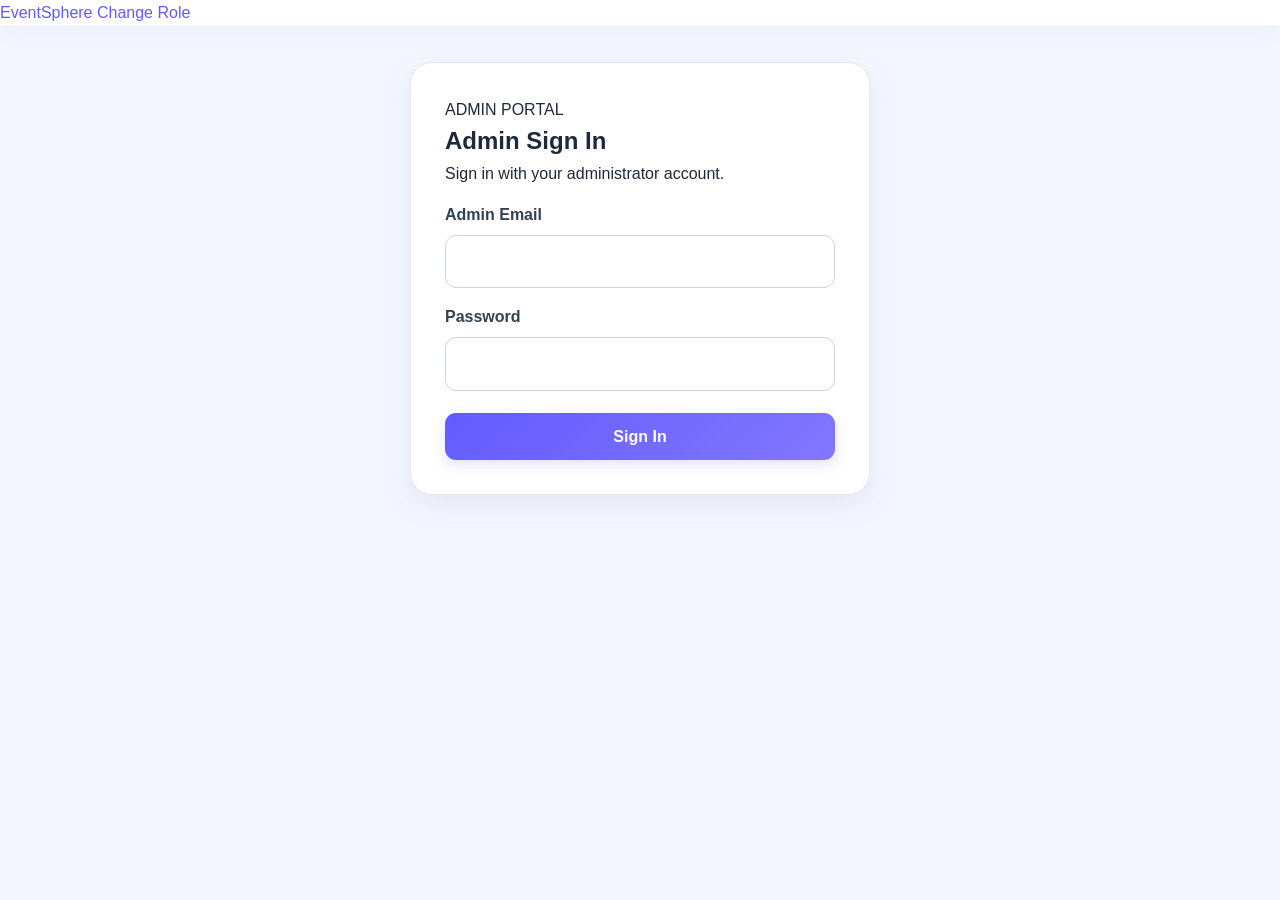
<file: src/main/resources/static/pages/admin-dashboard.html>
<!DOCTYPE html>
<html lang="en">
<head>
    <meta charset="UTF-8">
    <meta name="viewport" content="width=device-width, initial-scale=1.0">
    <title>Admin Dashboard | EventSphere</title>

    <link rel="stylesheet" href="../css/admin-dashboard.css">
    <script src="../js/admin-dashboard.js" defer></script>
</head>

<body>

<aside class="sidebar">

    <a class="brand" href="../index.html">
        <span class="brand-icon">✦</span>
        EventSphere
    </a>

    <p class="nav-label">ADMIN WORKSPACE</p>

    <nav>
        <button class="nav-link active" data-section="overview">
            ▦ &nbsp; Dashboard
        </button>

        <button class="nav-link" data-section="users">
            ♙ &nbsp; Manage Users
        </button>

        <button class="nav-link" data-section="organizers">
            ♧ &nbsp; Manage Organizers
        </button>

        <button class="nav-link" data-section="events">
            ✧ &nbsp; All Events
        </button>
    </nav>

    <div class="sidebar-bottom">
        <div class="help-card">
            <span>✦</span>
            <strong>Manage your platform.</strong>
            <p>Keep EventSphere organized and running smoothly.</p>
        </div>

        <button id="logoutButton" class="logout-button">
            ↪ &nbsp; Logout
        </button>
    </div>

</aside>


<main class="main-content">

    <header class="topbar">
        <div>
            <span class="eyebrow">EVENTSPHERE CONTROL CENTER</span>
            <h1 id="pageTitle">Dashboard Overview</h1>
        </div>

        <div class="profile">
            <div class="avatar" id="adminAvatar">A</div>

            <div>
                <strong id="adminName">Admin</strong>
                <small id="adminEmail">Administrator</small>
            </div>
        </div>
    </header>


    <div id="message" class="message hidden" role="status"
         aria-live="polite"></div>


    <!-- OVERVIEW -->
    <section id="overview" class="content-section active">

        <section class="welcome-banner">

            <div class="welcome-copy">
                <span class="welcome-tag">YOUR PLATFORM, YOUR CONTROL</span>

                <h2>
                    Welcome back,<br>
                    <span id="welcomeAdminName">Admin</span> ✨
                </h2>

                <p>
                    Monitor your platform, manage users and organizers,
                    and keep track of every event from one place.
                </p>

                <div class="welcome-actions">

                    <button class="primary-button"
                            type="button"
                            data-section-link="users">
                        Manage Users <span>→</span>
                    </button>

                    <button class="primary-button"
                            type="button"
                            data-section-link="organizers">
                        Manage Organizers <span>→</span>
                    </button>

                    <button class="primary-button"
                            type="button"
                            data-section-link="events">
                        Manage Events <span>→</span>
                    </button>

                </div>
            </div>

            <div class="welcome-art" aria-hidden="true">
                <div class="orbit orbit-one"></div>
                <div class="orbit orbit-two"></div>
                <div class="art-star">✦</div>
                <div class="art-circle">ADMIN<br>CONTROL</div>
                <span class="floating-star star-one">✧</span>
                <span class="floating-star star-two">✦</span>
            </div>

        </section>


        <section class="stats-grid">

            <article class="stat-card">
                <div class="stat-icon purple">♙</div>
                <div>
                    <p>Total Users</p>
                    <h3 id="totalUsers">—</h3>
                </div>
            </article>

            <article class="stat-card">
                <div class="stat-icon cyan">♧</div>
                <div>
                    <p>Total Organizers</p>
                    <h3 id="totalOrganizers">—</h3>
                </div>
            </article>

            <article class="stat-card">
                <div class="stat-icon pink">✧</div>
                <div>
                    <p>Total Events</p>
                    <h3 id="totalEvents">—</h3>
                </div>
            </article>

        </section>


        <section class="content-section overview-info">

            <div class="section-heading">
                <div>
                    <span class="eyebrow">PLATFORM MANAGEMENT</span>
                    <h2>Admin Control Center</h2>
                </div>
            </div>

            <div class="panel welcome-content">
                <h3>Everything in one place.</h3>
                <p>
                    Manage registered users, monitor organizer accounts,
                    and view all events available on EventSphere.
                    Use the sidebar to access each management section.
                </p>
            </div>

        </section>

    </section>


    <!-- USERS -->
    <section id="users" class="content-section">

        <div class="section-heading">
            <div>
                <span class="eyebrow">COMMUNITY MANAGEMENT</span>
                <h2>User Management</h2>
            </div>

            <button class="secondary-button" id="refreshUsers">
                ↻ Refresh
            </button>
        </div>

        <div class="panel">
            <div class="panel-heading">
                <div>
                    <h2>Registered Users</h2>
                    <p>View users and manage their account status.</p>
                </div>
            </div>

            <div class="table-wrapper">
                <table>
                    <thead>
                    <tr>
                        <th>ID</th>
                        <th>Name</th>
                        <th>Email</th>
                        <th>Phone</th>
                        <th>Status</th>
                        <th>Action</th>
                    </tr>
                    </thead>

                    <tbody id="usersTable">
                    <tr>
                        <td colspan="6">Loading users...</td>
                    </tr>
                    </tbody>
                </table>
            </div>
        </div>

    </section>


    <!-- ORGANIZERS -->
    <section id="organizers" class="content-section">

        <div class="section-heading">
            <div>
                <span class="eyebrow">ORGANIZER MANAGEMENT</span>
                <h2>Manage Organizers</h2>
            </div>

            <button class="secondary-button" id="refreshOrganizers">
                ↻ Refresh
            </button>
        </div>

        <div class="panel">
            <div class="panel-heading">
                <div>
                    <h2>Registered Organizers</h2>
                    <p>View, block or unblock organizer accounts.</p>
                </div>
            </div>

            <div class="table-wrapper">
                <table>
                    <thead>
                    <tr>
                        <th>ID</th>
                        <th>Name</th>
                        <th>Email</th>
                        <th>Status</th>
                        <th>Action</th>
                    </tr>
                    </thead>

                    <tbody id="organizersTable">
                    <tr>
                        <td colspan="5">Loading organizers...</td>
                    </tr>
                    </tbody>
                </table>
            </div>
        </div>

    </section>


    <!-- EVENTS -->
    <section id="events" class="content-section">

        <div class="section-heading">
            <div>
                <span class="eyebrow">EVENTSPHERE ACTIVITIES</span>
                <h2>All Events</h2>
            </div>

            <button class="secondary-button" id="refreshEvents">
                ↻ Refresh
            </button>
        </div>

        <div class="panel">
            <div class="panel-heading">
                <div>
                    <h2>Platform Events</h2>
                    <p>View all events created on EventSphere.</p>
                </div>
            </div>

            <div class="table-wrapper">
                <table>
                    <thead>
                    <tr>
                        <th>ID</th>
                        <th>Event</th>
                        <th>Location</th>
                        <th>Date &amp; Time</th>
                        <th>Capacity</th>
                        <th>Status</th>
                    </tr>
                    </thead>

                    <tbody id="eventsTable">
                    <tr>
                        <td colspan="6">Loading events...</td>
                    </tr>
                    </tbody>
                </table>
            </div>
        </div>

    </section>


    <footer>
        <span>✦ EventSphere</span>
        <span>Discover. Connect. Experience.</span>
    </footer>

</main>

</body>
</html>
</file>
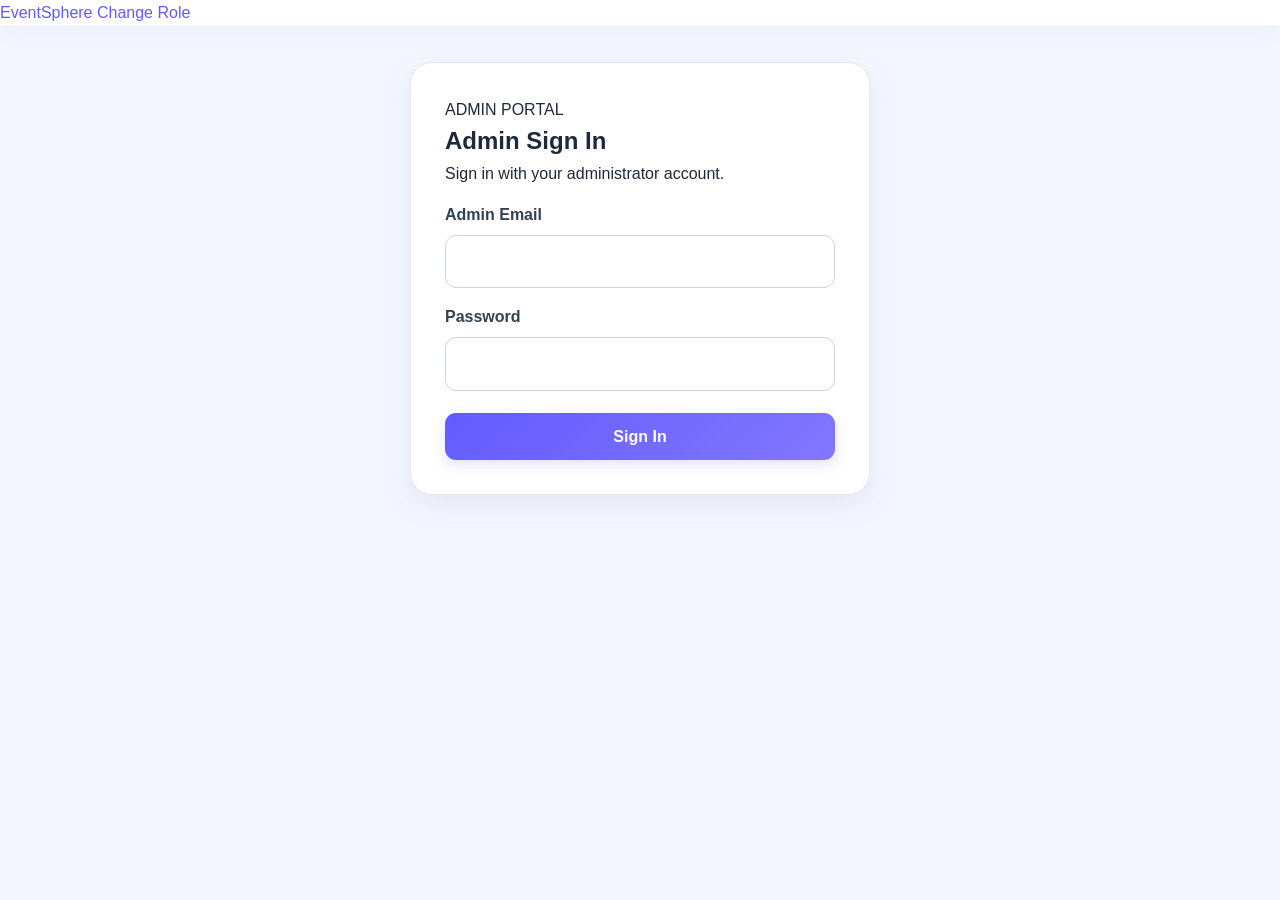
<file: src/main/resources/static/pages/admin-login.html>
<!DOCTYPE html>
<html lang="en">
<head>
    <meta charset="UTF-8">
    <meta name="viewport" content="width=device-width, initial-scale=1.0">
    <title>Admin Login | EventSphere</title>
    <link rel="stylesheet" href="../css/style.css">
</head>
<body class="auth-page">
<header class="navbar">
    <a class="brand" href="../index.html">Event<span>Sphere</span></a>
    <a class="nav-link" href="role-selection.html">Change Role</a>
</header>

<main class="auth-container">
    <section class="auth-card">
        <p class="eyebrow">ADMIN PORTAL</p>
        <h1>Admin Sign In</h1>
        <p class="subtitle">Sign in with your administrator account.</p>

        <div id="message" class="message" role="alert" hidden></div>

        <form id="adminLoginForm">
            <label for="email">Admin Email</label>
            <input type="email" id="email" autocomplete="username" required>

            <label for="password">Password</label>
            <input type="password" id="password"
                   autocomplete="current-password" required>

            <button type="submit" id="loginButton" class="primary-button">
                Sign In
            </button>
        </form>
    </section>
</main>

<script src="../js/admin-login.js"></script>
</body>
</html>
</file>
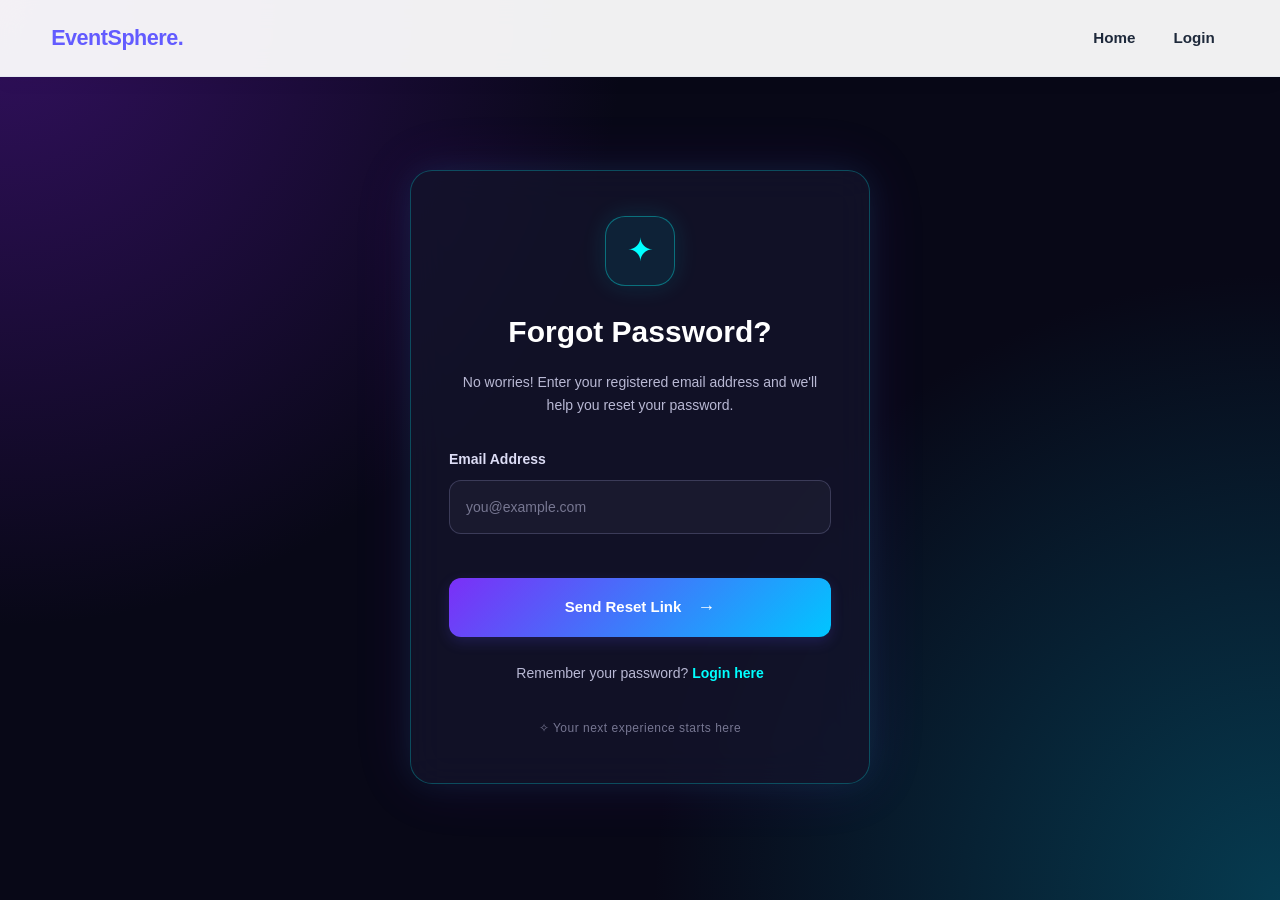
<file: src/main/resources/static/pages/forgot-password.html>
<!DOCTYPE html>
<html lang="en">
<head>
    <meta charset="UTF-8">
    <meta name="viewport" content="width=device-width, initial-scale=1.0">

    <title>Forgot Password | EventSphere</title>

    <link rel="stylesheet" href="../css/style.css">
    <link rel="stylesheet" href="../css/eventsphere-forgot-password.css">
</head>

<body class="forgot-password-page">

<header>
    <nav>
        <a href="../index.html" class="logo">
            EventSphere<span>.</span>
        </a>

        <div class="nav-links">
            <a href="../index.html">Home</a>
            <a href="login.html">Login</a>
        </div>
    </nav>
</header>

<main class="container">
    <section class="forgot-container">

        <div class="forgot-icon">✦</div>

        <h1>Forgot Password?</h1>

        <p class="subtitle">
            No worries! Enter your registered email address
            and we'll help you reset your password.
        </p>

        <div
                id="forgotMessage"
                class="message"
                role="status"
                aria-live="polite"
                hidden>
        </div>

        <form id="forgotPasswordForm">

            <label for="userEmail">Email Address</label>

            <input
                    type="email"
                    id="userEmail"
                    name="userEmail"
                    placeholder="you@example.com"
                    autocomplete="email"
                    required>

            <button type="submit" id="resetButton">
                Send Reset Link <span>→</span>
            </button>

        </form>

        <p class="back-login">
            Remember your password?
            <a href="login.html">Login here</a>
        </p>

        <div class="forgot-footer">
            ✧ Your next experience starts here
        </div>

    </section>
</main>

<script src="../js/forgot-password.js"></script>

</body>
</html>
</file>
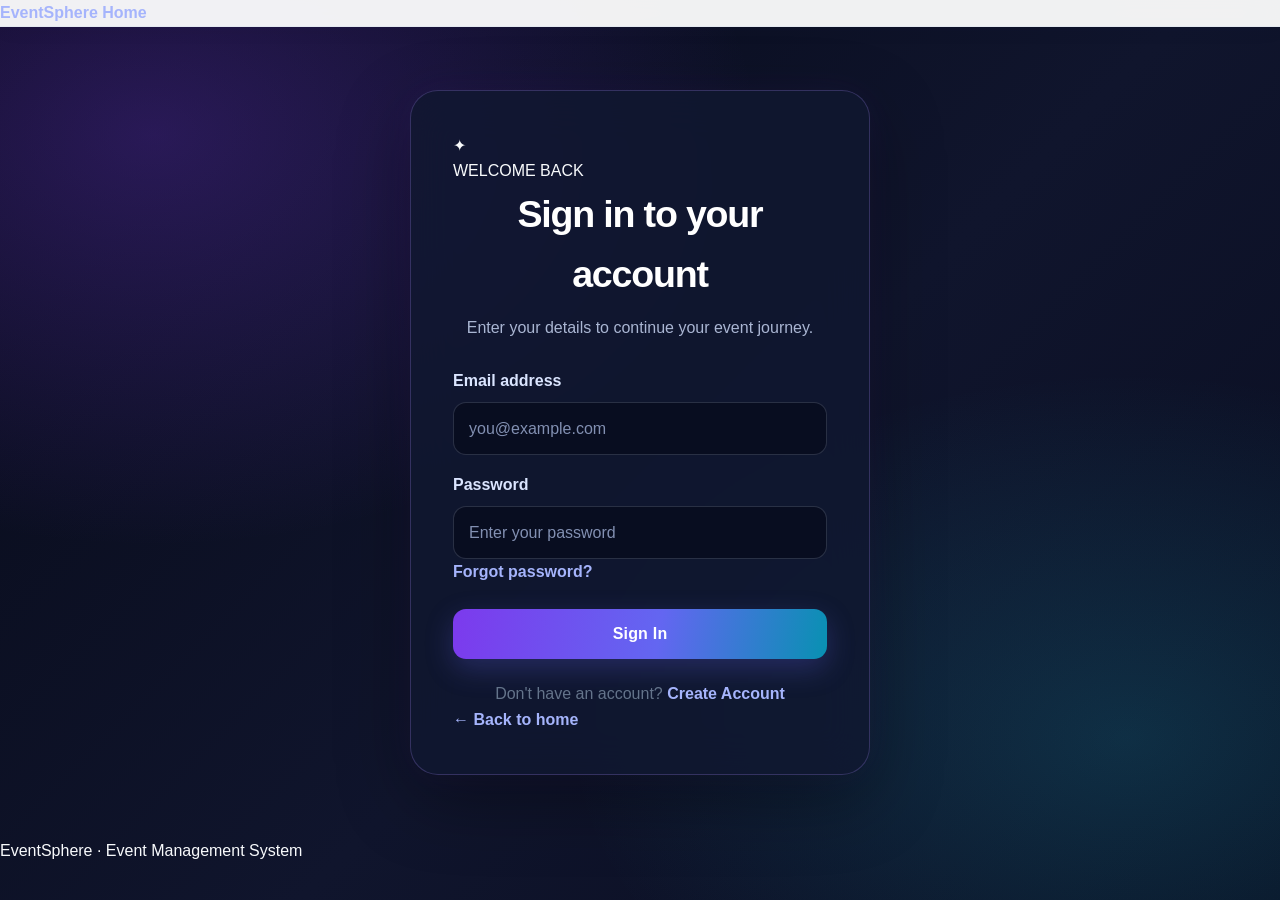
<file: src/main/resources/static/pages/login.html>
<!DOCTYPE html>
<html lang="en">
<head>
    <meta charset="UTF-8">
    <meta name="viewport" content="width=device-width, initial-scale=1.0">

    <title>Login | EventSphere</title>

    <link rel="stylesheet" href="../css/style.css">
    <link rel="stylesheet" href="../css/eventsphere-user-login.css">
</head>

<body class="auth-page user-login-page">

<header class="navbar">
    <a class="brand" href="../index.html">
        Event<span>Sphere</span>
    </a>

    <a class="nav-link" href="../index.html">Home</a>
</header>

<main class="auth-container login-page">
    <section class="auth-card">

        <div class="auth-icon">✦</div>

        <p class="eyebrow">WELCOME BACK</p>

        <h1>Sign in to your account</h1>

        <p class="subtitle">
            Enter your details to continue your event journey.
        </p>

        <div id="message" class="message" role="alert" hidden></div>

        <form id="loginForm">

            <label for="email">Email address</label>

            <input
                    type="email"
                    id="email"
                    name="email"
                    placeholder="you@example.com"
                    autocomplete="email"
                    required
            >

            <label for="password">Password</label>

            <input
                    type="password"
                    id="password"
                    name="password"
                    placeholder="Enter your password"
                    autocomplete="current-password"
                    required
            >

            <div class="form-options">
                <a href="#" id="forgotPasswordLink">
                    Forgot password?
                </a>
            </div>

            <button
                    type="submit"
                    id="loginButton"
                    class="primary-button"
            >
                Sign In
            </button>

        </form>

        <p class="register-login-link">
            Don't have an account?
            <a href="register.html">Create Account</a>
        </p>

        <p class="back-link">
            <a href="../index.html">← Back to home</a>
        </p>

    </section>
</main>

<footer class="footer">
    EventSphere · Event Management System
</footer>

<script src="../js/login.js"></script>

</body>
</html>
</file>
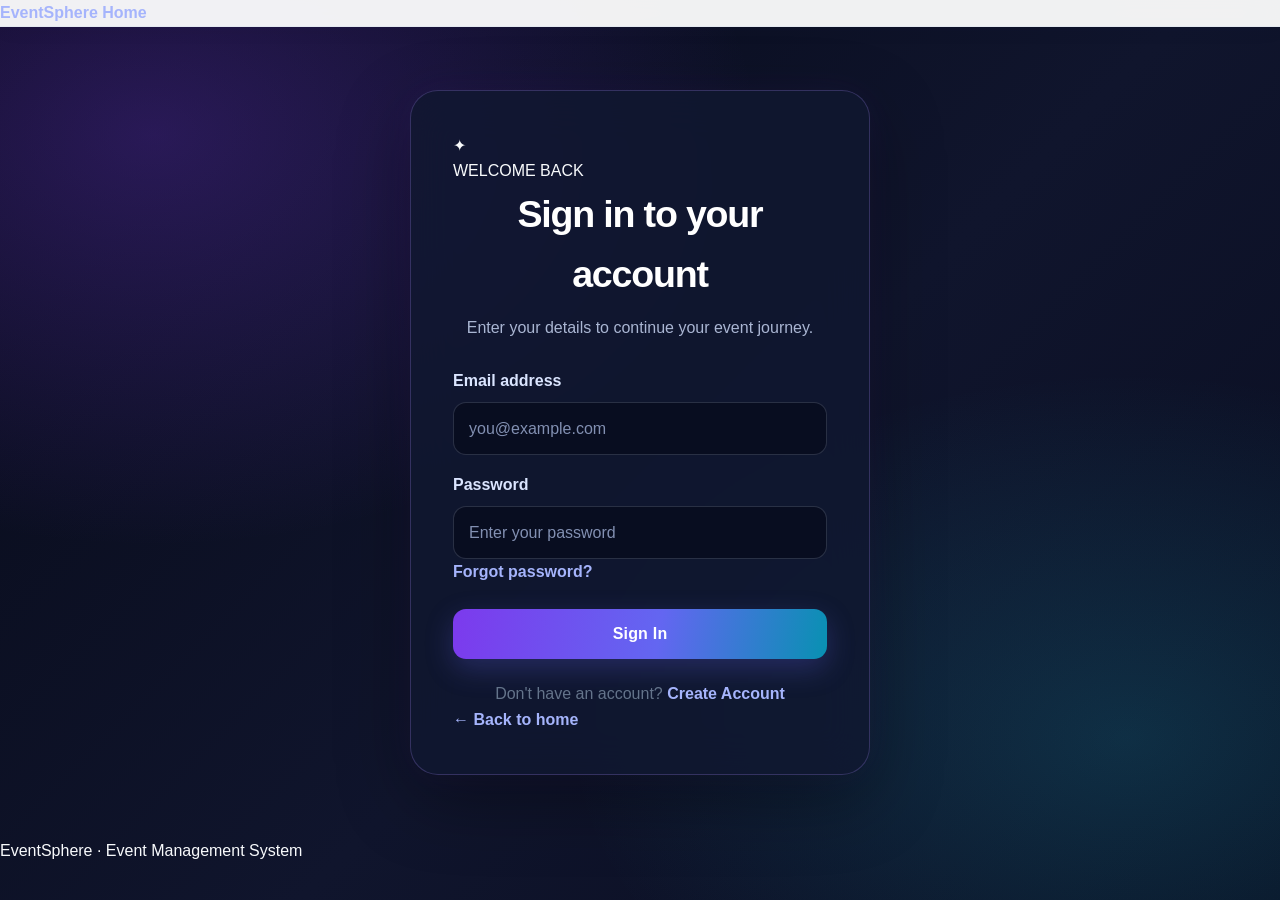
<file: src/main/resources/static/pages/my-registrations.html>
<!DOCTYPE html>
<html lang="en">
<head>
    <meta charset="UTF-8">
    <meta name="viewport" content="width=device-width, initial-scale=1.0">
    <title>My Registrations | Event Management</title>

    <style>
        * {
            box-sizing: border-box;
        }

        body {
            margin: 0;
            font-family: Arial, Helvetica, sans-serif;
            background: #f4f7fb;
            color: #1f2937;
        }

        .navbar {
            display: flex;
            justify-content: space-between;
            align-items: center;
            flex-wrap: wrap;
            gap: 12px;
            padding: 16px 7%;
            background: #172554;
            color: white;
        }

        .brand {
            margin: 0;
            font-size: 22px;
        }

        .nav-links {
            display: flex;
            align-items: center;
            flex-wrap: wrap;
            gap: 14px;
        }

        .nav-links a {
            color: white;
            text-decoration: none;
            font-weight: bold;
        }

        .welcome {
            font-size: 14px;
        }

        .logout-button,
        .cancel-button,
        .retry-button {
            padding: 10px 15px;
            border: none;
            border-radius: 6px;
            cursor: pointer;
            font-size: 14px;
        }

        .logout-button {
            background: #dc2626;
            color: white;
        }

        .page-header {
            padding: 35px 7%;
            text-align: center;
            color: white;
            background: linear-gradient(135deg, #1d4ed8, #4338ca);
        }

        .page-header h2 {
            margin: 0 0 10px;
        }

        .page-header p {
            margin: 0;
            line-height: 1.6;
        }

        main {
            max-width: 1100px;
            min-height: 350px;
            margin: 0 auto;
            padding: 30px 20px 50px;
        }

        .registrations-list {
            display: grid;
            grid-template-columns: repeat(auto-fit, minmax(270px, 1fr));
            gap: 20px;
        }

        .registration-card {
            padding: 22px;
            background: white;
            border-radius: 12px;
            box-shadow: 0 4px 15px rgba(15, 23, 42, 0.08);
            overflow-wrap: anywhere;
        }

        .registration-card h3 {
            margin-top: 0;
            color: #1d4ed8;
        }

        .registration-card p {
            line-height: 1.5;
            font-size: 14px;
        }

        .status {
            display: inline-block;
            padding: 6px 10px;
            border-radius: 20px;
            background: #dbeafe;
            color: #1e40af;
            font-size: 13px;
            font-weight: bold;
        }

        .status.cancelled {
            background: #fee2e2;
            color: #991b1b;
        }

        .cancel-button {
            margin-top: 12px;
            width: 100%;
            background: #dc2626;
            color: white;
        }

        .cancel-button:disabled,
        .retry-button:disabled {
            opacity: 0.6;
            cursor: not-allowed;
        }

        .retry-button {
            margin-top: 12px;
            background: #2563eb;
            color: white;
        }

        .page-message,
        .error-message {
            padding: 18px;
            margin-bottom: 20px;
            border-radius: 8px;
            background: white;
            text-align: center;
            line-height: 1.6;
        }

        .error-message {
            background: #fee2e2;
            color: #991b1b;
        }

        footer {
            padding: 20px;
            text-align: center;
            background: #172554;
            color: white;
        }

        [hidden] {
            display: none !important;
        }
    </style>
</head>

<body>
<nav class="navbar">
    <h1 class="brand">Event Management</h1>

    <div class="nav-links">
        <span id="welcomeMessage" class="welcome"></span>
        <a href="../index.html">All Events</a>
        <button id="logoutButton" class="logout-button" type="button">
            Logout
        </button>
    </div>
</nav>

<header class="page-header">
    <h2>My Registrations</h2>
    <p>View your event registrations and manage cancellations.</p>
</header>

<main>
    <div id="pageMessage" class="page-message" role="status">
        Loading your registrations...
    </div>

    <div id="registrationsList" class="registrations-list"></div>

    <button id="retryButton" class="retry-button" type="button" hidden>
        Try Again
    </button>
</main>

<footer>
    Event Management System
</footer>

<script>
    const welcomeMessage = document.getElementById("welcomeMessage");
    const logoutButton = document.getElementById("logoutButton");
    const pageMessage = document.getElementById("pageMessage");
    const registrationsList = document.getElementById("registrationsList");
    const retryButton = document.getElementById("retryButton");

    function getToken() {
        return sessionStorage.getItem("authToken");
    }

    function checkLogin() {
        if (!getToken()) {
            window.location.replace("login.html");
            return false;
        }

        const userName = sessionStorage.getItem("userName");
        welcomeMessage.textContent = userName
            ? "Welcome, " + userName
            : "Welcome!";

        return true;
    }

    logoutButton.addEventListener("click", function () {
        sessionStorage.removeItem("authToken");
        sessionStorage.removeItem("userId");
        sessionStorage.removeItem("userName");
        sessionStorage.removeItem("userEmail");

        window.location.replace("login.html");
    });

    function formatDate(value) {
        if (!value) {
            return "Not specified";
        }

        const date = new Date(value);

        if (Number.isNaN(date.getTime())) {
            return String(value);
        }

        return date.toLocaleString();
    }

    async function getResponseMessage(response) {
        const text = await response.text();

        if (!text) {
            return response.ok
                ? "Request completed successfully."
                : "Request failed. Please try again.";
        }

        try {
            const data = JSON.parse(text);
            return data.message || data.error || text;
        } catch (error) {
            return text;
        }
    }

    function showPageMessage(message, isError = false) {
        pageMessage.hidden = false;
        pageMessage.textContent = message;
        pageMessage.className = isError
            ? "error-message"
            : "page-message";
    }

    function createRegistrationCard(registration) {
        const card = document.createElement("article");
        card.className = "registration-card";

        const title = document.createElement("h3");
        title.textContent = registration.eventTitle || "Event";

        const registrationId = document.createElement("p");
        registrationId.textContent =
            "Registration ID: " +
            (registration.registrationId ?? "Not available");

        const eventId = document.createElement("p");
        eventId.textContent =
            "Event ID: " + (registration.eventId ?? "Not available");

        const registrationDate = document.createElement("p");
        registrationDate.textContent =
            "Registered on: " + formatDate(registration.registrationDate);

        const status = document.createElement("span");
        status.className = "status";
const currentStatus = String(
    registration.registrationStatus || "UNKNOWN"
).toUpperCase();

status.textContent = currentStatus;

const isRegistered = currentStatus === "REGISTERED";
const isCancelled = currentStatus === "CANCELLED";

if (isCancelled) {
    status.classList.add("cancelled");
}

const cancelButton = document.createElement("button");
cancelButton.type = "button";
cancelButton.className = "cancel-button";
cancelButton.textContent = "Cancel Registration";

// Show Cancel only for active registrations.
cancelButton.hidden = !isRegistered;

        cancelButton.addEventListener("click", async function () {
            if (!registration.registrationId) {
                alert("Registration ID is missing.");
                return;
            }

            const confirmed = window.confirm(
                "Are you sure you want to cancel your registration for \"" +
                (registration.eventTitle || "this event") +
                "\"?"
            );

            if (!confirmed) {
                return;
            }

            cancelButton.disabled = true;
            cancelButton.textContent = "Cancelling...";

            try {
                const response = await fetch(
                    "/registrations/" +
                    encodeURIComponent(registration.registrationId) +
                    "/cancel",
                    {
                        method: "PATCH",
                        headers: {
                            "Authorization": "Bearer " + getToken()
                        }
                    }
                );

                const message = await getResponseMessage(response);

                if (response.ok) {
                    showPageMessage(
                        message || "Registration cancelled successfully."
                    );

                    await loadRegistrations();
                } else {
                    alert(message);
                    cancelButton.disabled = false;
                    cancelButton.textContent = "Cancel Registration";
                }
            } catch (error) {
                alert(
                    "Could not connect to the server. Please try again."
                );

                cancelButton.disabled = false;
                cancelButton.textContent = "Cancel Registration";
            }
        });

        card.append(
            title,
            registrationId,
            eventId,
            registrationDate,
            status,
            cancelButton
        );

        return card;
    }

    async function loadRegistrations() {
        if (!checkLogin()) {
            return;
        }

        retryButton.hidden = true;
        registrationsList.replaceChildren();
        showPageMessage("Loading your registrations...");

        try {
            const response = await fetch("/registrations/my", {
                method: "GET",
                headers: {
                    "Authorization": "Bearer " + getToken()
                }
            });

            const message = await getResponseMessage(response);

            if (response.status === 401 || response.status === 403) {
                showPageMessage(
                    message || "Your session is no longer valid. Please log in again.",
                    true
                );

                sessionStorage.removeItem("authToken");
                retryButton.hidden = false;
                retryButton.textContent = "Go to Login";
                return;
            }

            if (!response.ok) {
                throw new Error(message);
            }

            // The response body was read above, so parse the saved
            // response text only once instead of consuming it twice.
            // Fetch the data with a fresh request below.
            const dataResponse = await fetch("/registrations/my", {
                method: "GET",
                headers: {
                    "Authorization": "Bearer " + getToken()
                }
            });

            if (!dataResponse.ok) {
                throw new Error("Unable to load registration data.");
            }

            const registrations = await dataResponse.json();

            registrationsList.replaceChildren();

            if (!Array.isArray(registrations) || registrations.length === 0) {
                showPageMessage("You have not registered for any events yet.");
                return;
            }

            pageMessage.hidden = true;

            registrations.forEach(function (registration) {
                registrationsList.appendChild(
                    createRegistrationCard(registration)
                );
            });
        } catch (error) {
            console.error("Unable to load registrations:", error);

            registrationsList.replaceChildren();

            showPageMessage(
                error.message || "Unable to load your registrations. Please try again.",
                true
            );

            retryButton.hidden = false;
            retryButton.textContent = "Try Again";
        }
    }

    retryButton.addEventListener("click", function () {
        if (retryButton.textContent === "Go to Login") {
            window.location.replace("login.html");
            return;
        }

        loadRegistrations();
    });

    loadRegistrations();
</script>
</body>
</html>
</file>
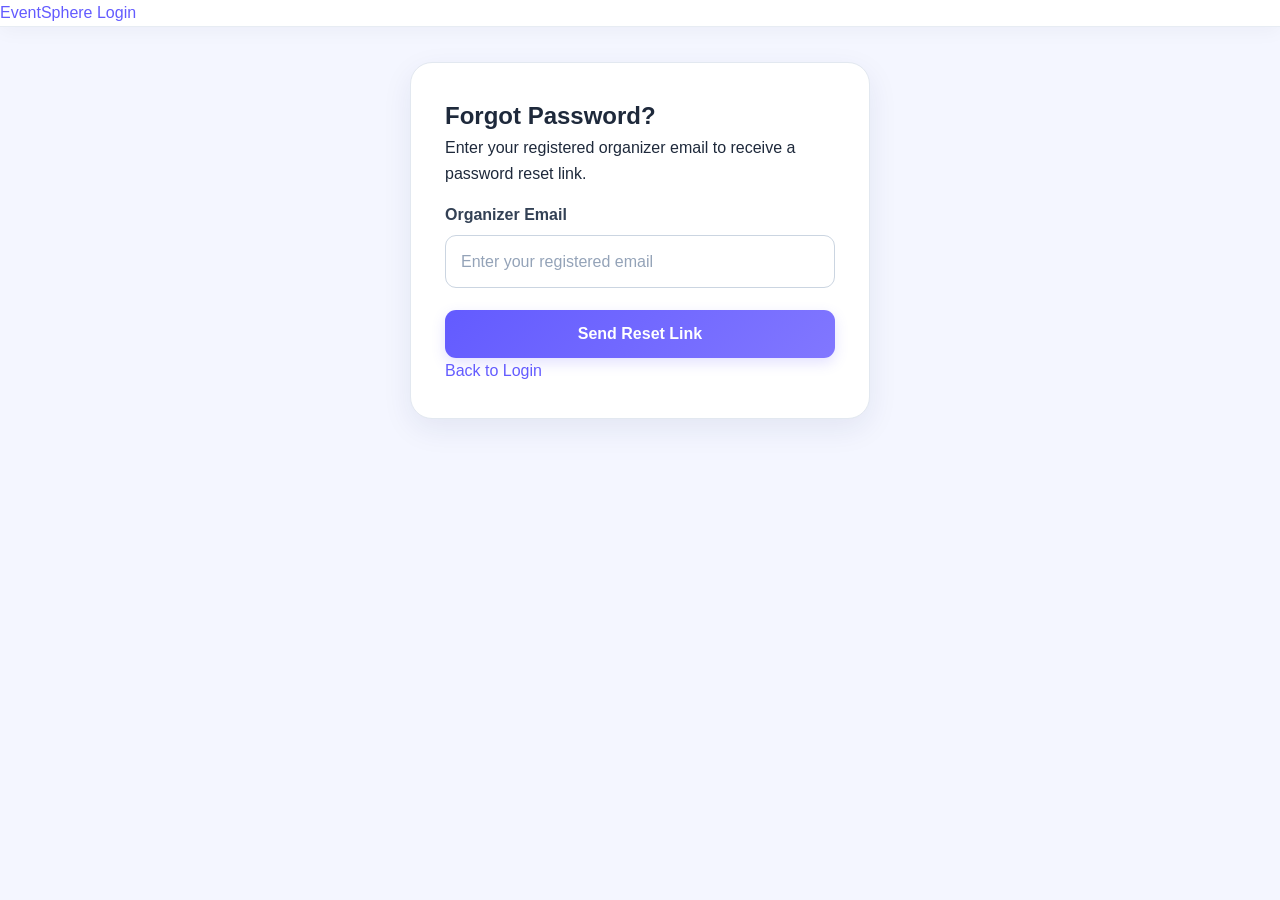
<file: src/main/resources/static/pages/organizer-forgot-password.html>
<!DOCTYPE html>
<html lang="en">
<head>
    <meta charset="UTF-8">
    <meta name="viewport" content="width=device-width, initial-scale=1.0">
    <title>Forgot Password | EventSphere</title>
    <link rel="stylesheet" href="../css/style.css">
</head>
<body class="auth-page">

<header class="navbar">
    <a class="brand" href="../index.html">
        Event<span>Sphere</span>
    </a>
    <a class="nav-link" href="organizer-login.html">Login</a>
</header>

<main class="auth-container">
    <section class="auth-card">
        <h1>Forgot Password?</h1>
        <p class="subtitle">
            Enter your registered organizer email to receive a password reset link.
        </p>

        <div id="forgotMessage" class="message" role="alert" hidden></div>

        <form id="forgotPasswordForm">
            <label for="organizerEmail">Organizer Email</label>
            <input
                    type="email"
                    id="organizerEmail"
                    placeholder="Enter your registered email"
                    required
            >

            <button type="submit" id="forgotButton" class="primary-button">
                Send Reset Link
            </button>
        </form>

        <p class="back-link">
            <a href="organizer-login.html">Back to Login</a>
        </p>
    </section>
</main>

<script src="../js/organizer-forgot-password.js"></script>

</body>
</html>
</file>
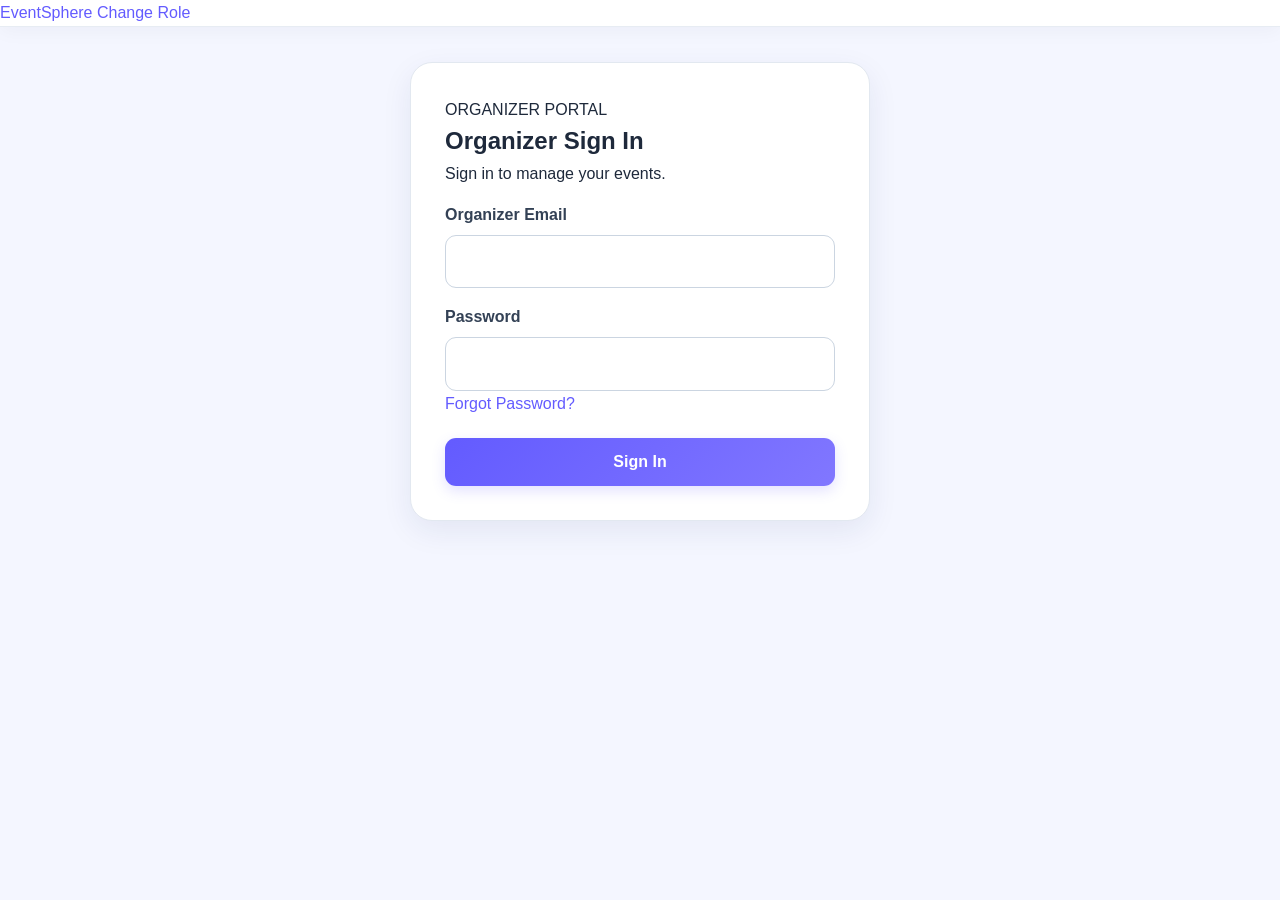
<file: src/main/resources/static/pages/organizer-login.html>
<!DOCTYPE html>
<html lang="en">
<head>
    <meta charset="UTF-8">
    <meta name="viewport" content="width=device-width, initial-scale=1.0">
    <title>Organizer Login | EventSphere</title>
    <link rel="stylesheet" href="../css/style.css">
</head>
<body class="auth-page">

<header class="navbar">
    <a class="brand" href="../index.html">
        Event<span>Sphere</span>
    </a>
    <a class="nav-link" href="role-selection.html">Change Role</a>
</header>

<main class="auth-container">
    <section class="auth-card">
        <p class="eyebrow">ORGANIZER PORTAL</p>
        <h1>Organizer Sign In</h1>
        <p class="subtitle">Sign in to manage your events.</p>

        <div id="message" class="message" role="alert" hidden></div>

        <form id="organizerLoginForm">
            <label for="email">Organizer Email</label>
            <input
                    type="email"
                    id="email"
                    autocomplete="username"
                    required
            >

            <label for="password">Password</label>
            <input
                    type="password"
                    id="password"
                    autocomplete="current-password"
                    required
            >

            <div class="forgot-password-link">
                <a href="organizer-forgot-password.html">
                    Forgot Password?
                </a>
            </div>

            <button type="submit" id="loginButton" class="primary-button">
                Sign In
            </button>
        </form>
    </section>
</main>

<script src="../js/organizer-login.js"></script>
</body>
</html>
</file>
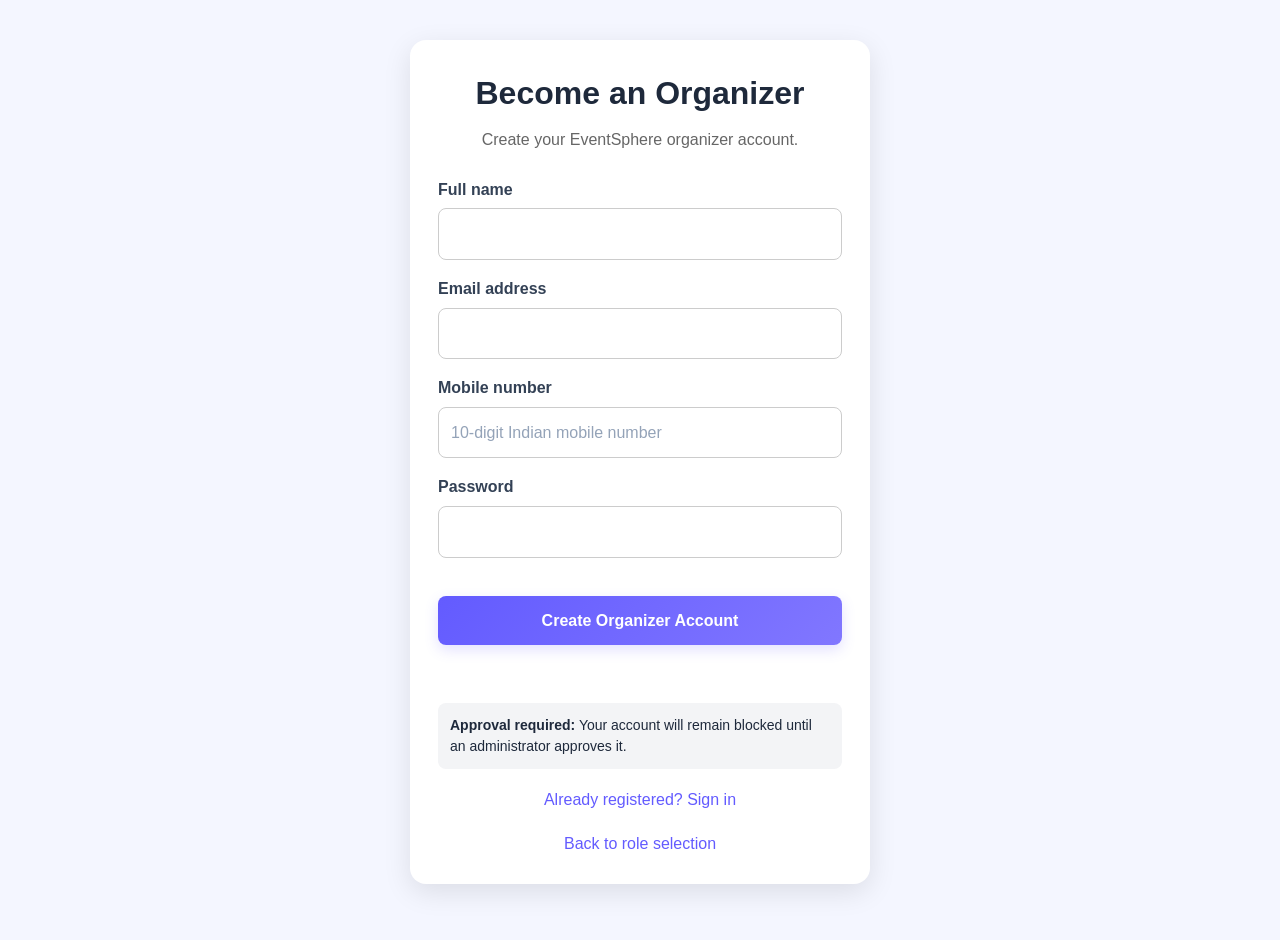
<file: src/main/resources/static/pages/organizer-register.html>
<!DOCTYPE html>
<html lang="en">
<head>
    <meta charset="UTF-8">
    <meta name="viewport" content="width=device-width, initial-scale=1.0">
    <title>Organizer Registration | EventSphere</title>
    <link rel="stylesheet" href="../css/style.css">
    <style>
        .organizer-register-container {
            width: min(92%, 460px);
            margin: 40px auto;
            padding: 28px;
            border-radius: 16px;
            background: #ffffff;
            box-shadow: 0 8px 28px rgba(0, 0, 0, 0.10);
        }

        .organizer-register-container h1 {
            text-align: center;
            margin-bottom: 8px;
        }

        .organizer-register-container .subtitle {
            text-align: center;
            margin-bottom: 24px;
            color: #666666;
        }

        .organizer-register-container .form-group {
            margin-bottom: 16px;
        }

        .organizer-register-container label {
            display: block;
            margin-bottom: 6px;
            font-weight: 600;
        }

        .organizer-register-container input {
            box-sizing: border-box;
            width: 100%;
            padding: 12px;
            border: 1px solid #cccccc;
            border-radius: 8px;
            font: inherit;
        }

        .organizer-register-container button {
            width: 100%;
            padding: 12px;
            border: none;
            border-radius: 8px;
            cursor: pointer;
            font: inherit;
            font-weight: 600;
        }

        .organizer-register-container button:disabled {
            cursor: not-allowed;
            opacity: 0.65;
        }

        #registerMessage {
            margin-top: 16px;
            text-align: center;
            overflow-wrap: anywhere;
        }

        .approval-note {
            margin-top: 18px;
            padding: 12px;
            border-radius: 8px;
            background: #f3f4f6;
            font-size: 14px;
            line-height: 1.5;
        }

        .back-link {
            display: block;
            margin-top: 18px;
            text-align: center;
        }
    </style>
</head>
<body>

<main class="organizer-register-container">
    <h1>Become an Organizer</h1>
    <p class="subtitle">Create your EventSphere organizer account.</p>

    <form id="organizerRegisterForm">
        <div class="form-group">
            <label for="organizerName">Full name</label>
            <input
                    type="text"
                    id="organizerName"
                    name="organizerName"
                    maxlength="100"
                    autocomplete="name"
                    required>
        </div>

        <div class="form-group">
            <label for="organizerEmail">Email address</label>
            <input
                    type="email"
                    id="organizerEmail"
                    name="organizerEmail"
                    maxlength="150"
                    autocomplete="email"
                    required>
        </div>

        <div class="form-group">
            <label for="organizerPhoneNumber">Mobile number</label>
            <input
                    type="tel"
                    id="organizerPhoneNumber"
                    name="organizerPhoneNumber"
                    inputmode="numeric"
                    autocomplete="tel"
                    pattern="[6-9][0-9]{9}"
                    minlength="10"
                    maxlength="10"
                    placeholder="10-digit Indian mobile number"
                    title="Enter a valid 10-digit Indian mobile number"
                    required>
        </div>

        <div class="form-group">
            <label for="organizerPassword">Password</label>
            <input
                    type="password"
                    id="organizerPassword"
                    name="organizerPassword"
                    minlength="8"
                    autocomplete="new-password"
                    required>
        </div>

        <button type="submit" id="registerButton">
            Create Organizer Account
        </button>

        <p id="registerMessage" role="status" aria-live="polite"></p>
    </form>

    <div class="approval-note">
        <strong>Approval required:</strong>
        Your account will remain blocked until an administrator approves it.
    </div>

    <a class="back-link" href="organizer-login.html">
        Already registered? Sign in
    </a>

    <a class="back-link" href="role-selection.html">
        Back to role selection
    </a>
</main>

<script src="../js/organizer-register.js"></script>
</body>
</html>
</file>
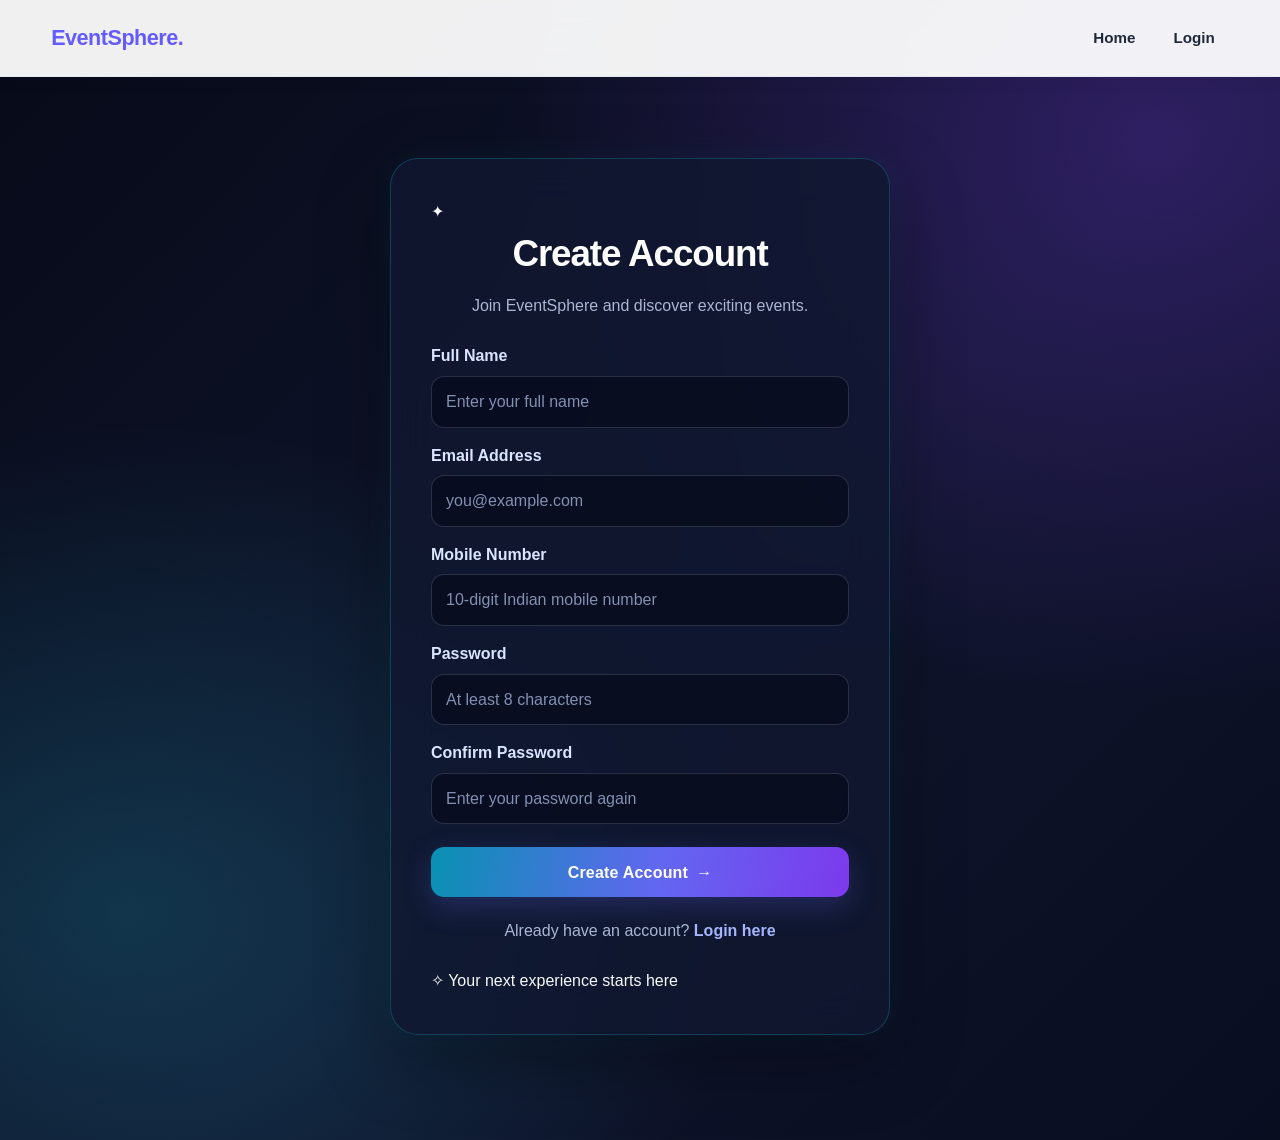
<file: src/main/resources/static/pages/register.html>
<!DOCTYPE html>
<html lang="en">
<head>
    <meta charset="UTF-8">
    <meta name="viewport" content="width=device-width, initial-scale=1.0">

    <title>Create Account | EventSphere</title>

    <!-- Existing Global CSS -->
    <link rel="stylesheet" href="../css/style.css">

    <!-- Creative Register Page CSS -->
    <link rel="stylesheet" href="../css/eventsphere-user-register.css">
</head>

<body class="user-register-page">

<header>
    <nav>
        <a href="../index.html" class="logo">EventSphere<span>.</span></a>

        <div class="nav-links">
            <a href="../index.html">Home</a>
            <a href="login.html">Login</a>
        </div>
    </nav>
</header>

<main class="container">
    <section class="form-container">

        <div class="register-icon">
            ✦
        </div>

        <h1>Create Account</h1>

        <p class="subtitle">
            Join EventSphere and discover exciting events.
        </p>

        <!-- Registration Message -->
        <div
                id="registerMessage"
                class="message"
                role="status"
                aria-live="polite"
                hidden>
        </div>

        <!-- Registration Form -->
        <form id="registerForm">

            <label for="userName">Full Name</label>
            <input
                    type="text"
                    id="userName"
                    name="userName"
                    placeholder="Enter your full name"
                    autocomplete="name"
                    maxlength="100"
                    required
            >

            <label for="userEmail">Email Address</label>
            <input
                    type="email"
                    id="userEmail"
                    name="userEmail"
                    placeholder="you@example.com"
                    autocomplete="email"
                    required
            >

            <label for="userPhoneNumber">Mobile Number</label>
            <input
                    type="tel"
                    id="userPhoneNumber"
                    name="userPhoneNumber"
                    placeholder="10-digit Indian mobile number"
                    autocomplete="tel"
                    inputmode="numeric"
                    pattern="[6-9][0-9]{9}"
                    title="Enter a valid 10-digit Indian mobile number"
                    maxlength="10"
                    required
            >

            <label for="userPassword">Password</label>
            <input
                    type="password"
                    id="userPassword"
                    name="userPassword"
                    placeholder="At least 8 characters"
                    autocomplete="new-password"
                    minlength="8"
                    required
            >

            <label for="confirmPassword">Confirm Password</label>
            <input
                    type="password"
                    id="confirmPassword"
                    name="confirmPassword"
                    placeholder="Enter your password again"
                    autocomplete="new-password"
                    minlength="8"
                    required
            >

            <button type="submit" id="registerButton">
                Create Account <span>→</span>
            </button>

        </form>

        <p class="register-login-link">
            Already have an account?
            <a href="login.html">Login here</a>
        </p>

        <div class="register-footer">
            ✧ Your next experience starts here
        </div>

    </section>
</main>

<script src="../js/register.js"></script>

</body>
</html>
</file>
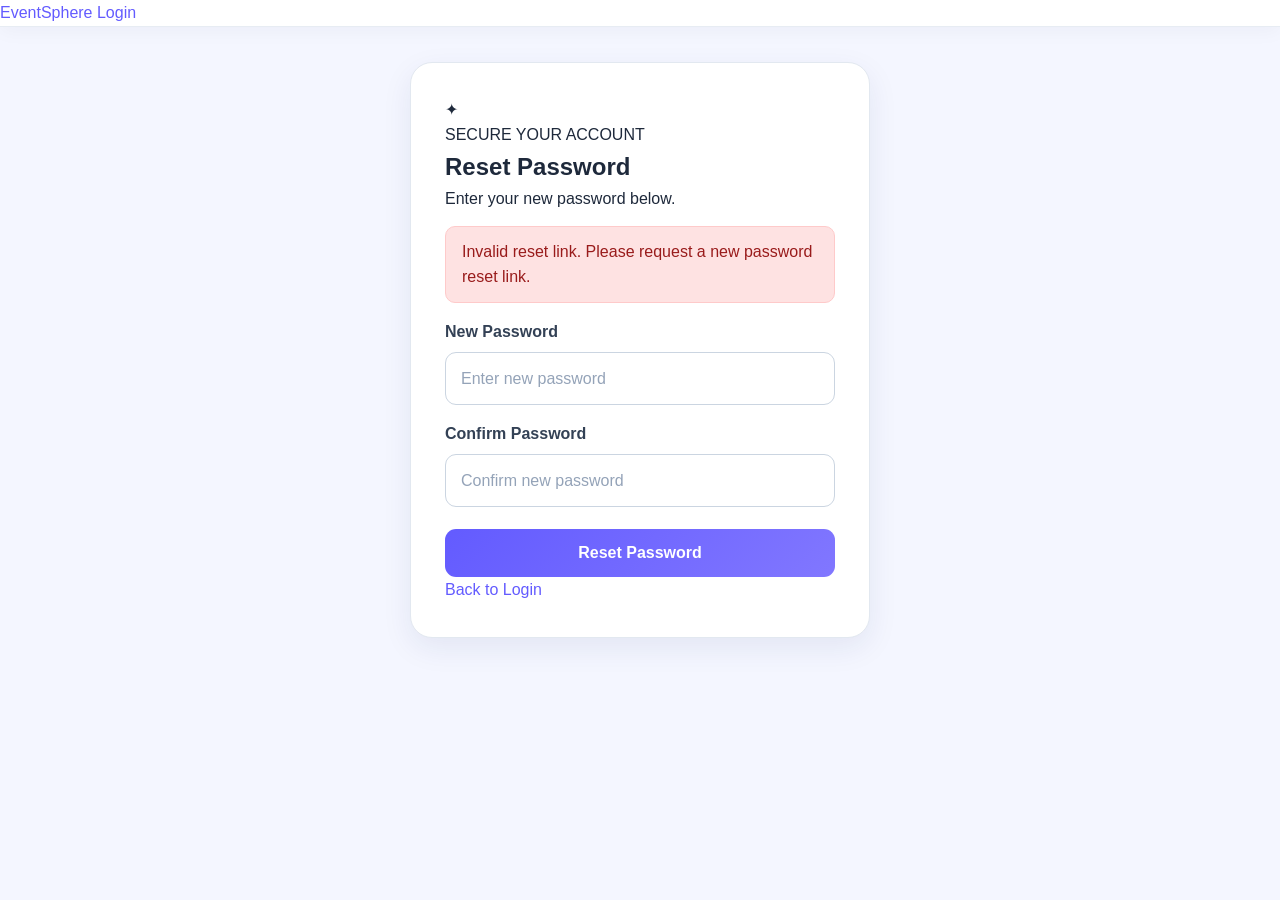
<file: src/main/resources/static/pages/reset-password.html>
<!DOCTYPE html>
<html lang="en">
<head>
    <meta charset="UTF-8">
    <title>
      <!DOCTYPE html>
      <html lang="en">
      <head>
      <meta charset="UTF-8">
      <meta name="viewport" content="width=device-width, initial-scale=1.0">

      <title>Reset Password | EventSphere</title>

  <link rel="stylesheet" href="../css/style.css">
</head>

<body class="auth-page">

<header class="navbar">
  <a class="brand" href="../index.html">
    Event<span>Sphere</span>
  </a>
  <a class="nav-link" href="login.html">Login</a>
</header>

<main class="auth-container">
  <section class="auth-card">

    <div class="auth-icon">✦</div>

    <p class="eyebrow">SECURE YOUR ACCOUNT</p>

    <h1>Reset Password</h1>

    <p class="subtitle">
      Enter your new password below.
    </p>

    <div id="resetMessage" class="message" role="alert" hidden></div>

    <form id="resetPasswordForm">

      <label for="newPassword">New Password</label>
      <input
              type="password"
              id="newPassword"
              placeholder="Enter new password"
              minlength="8"
              maxlength="72"
              autocomplete="new-password"
              required
      >

      <label for="confirmPassword">Confirm Password</label>
      <input
              type="password"
              id="confirmPassword"
              placeholder="Confirm new password"
              minlength="8"
              maxlength="72"
              autocomplete="new-password"
              required
      >

      <button type="submit" id="resetPasswordButton" class="primary-button">
        Reset Password
      </button>

    </form>

    <p class="back-link">
      <a href="login.html">Back to Login</a>
    </p>

  </section>
</main>

<script src="../js/reset-password.js"></script>

</body>
</html>
</file>
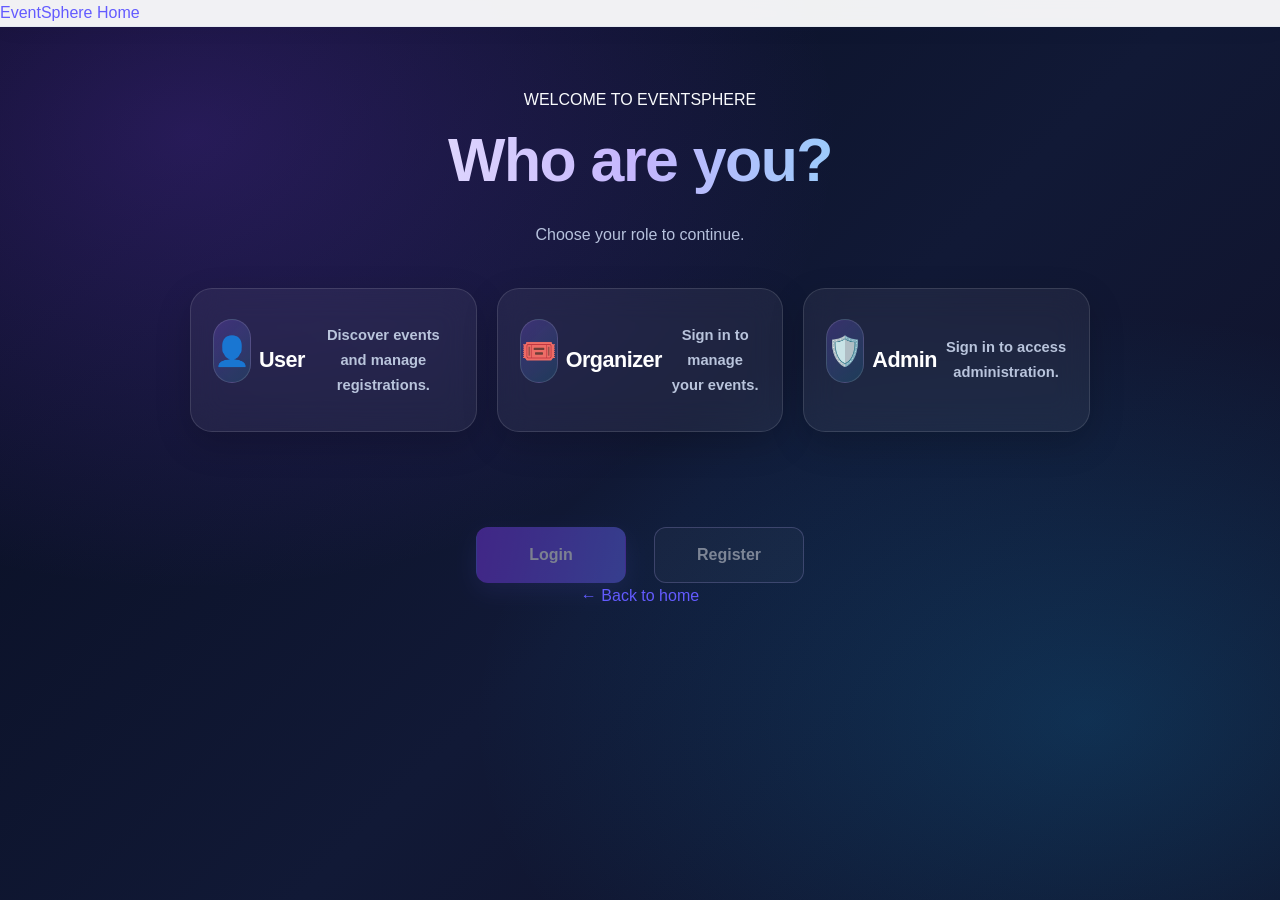
<file: src/main/resources/static/pages/role-selection.html>
<!DOCTYPE html>
<html lang="en">
<head>
    <meta charset="UTF-8">
    <meta name="viewport" content="width=device-width, initial-scale=1.0">
    <title>Choose Role | EventSphere</title>
    <link rel="stylesheet" href="../css/style.css">
    <style>
        .role-container {
            width: min(900px, 92%);
            margin: 60px auto;
            text-align: center;
        }

        .role-grid {
            display: grid;
            grid-template-columns: repeat(auto-fit, minmax(210px, 1fr));
            gap: 20px;
            margin: 30px 0;
        }

        .role-card {
            padding: 28px 20px;
            border: 2px solid #e2e8f0;
            border-radius: 16px;
            background: white;
            cursor: pointer;
            transition: 0.2s ease;
        }

        .role-card:hover {
            transform: translateY(-3px);
            border-color: #64748b;
        }

        .role-card.selected {
            border-color: #4f46e5;
            background: #eef2ff;
        }

        .role-card h2 {
            margin: 10px 0;
        }

        .role-icon {
            font-size: 36px;
        }

        .role-actions {
            display: flex;
            justify-content: center;
            flex-wrap: wrap;
            gap: 12px;
        }

        .role-actions button {
            min-width: 150px;
            padding: 12px 22px;
            border: 0;
            border-radius: 8px;
            cursor: pointer;
        }

        .role-actions button:disabled {
            opacity: 0.45;
            cursor: not-allowed;
        }

        #roleMessage {
            min-height: 24px;
            margin: 16px 0;
        }
    </style>
</head>
<body class="auth-page">

<header class="navbar">
    <a class="brand" href="../index.html">Event<span>Sphere</span></a>
    <a class="nav-link" href="../index.html">Home</a>
</header>

<main class="role-container">
    <p class="eyebrow">WELCOME TO EVENTSPHERE</p>
    <h1>Who are you?</h1>
    <p class="subtitle">Choose your role to continue.</p>

    <div class="role-grid">
        <button type="button" class="role-card"
                data-role="user" aria-pressed="false">
            <span class="role-icon">👤</span>
            <h2>User</h2>
            <p>Discover events and manage registrations.</p>
        </button>

        <button type="button" class="role-card"
                data-role="organizer" aria-pressed="false">
            <span class="role-icon">🎟️</span>
            <h2>Organizer</h2>
            <p>Sign in to manage your events.</p>
        </button>

        <button type="button" class="role-card"
                data-role="admin" aria-pressed="false">
            <span class="role-icon">🛡️</span>
            <h2>Admin</h2>
            <p>Sign in to access administration.</p>
        </button>
    </div>

    <p id="roleMessage" role="status" aria-live="polite"></p>

    <div class="role-actions">
        <button type="button" id="loginButton" disabled>
            Login
        </button>
        <button type="button" id="registerButton" disabled>
            Register
        </button>
    </div>

    <p class="back-link">
        <a href="../index.html">← Back to home</a>
    </p>
</main>

<script src="../js/role-selection.js"></script>
</body>
</html>
</file>
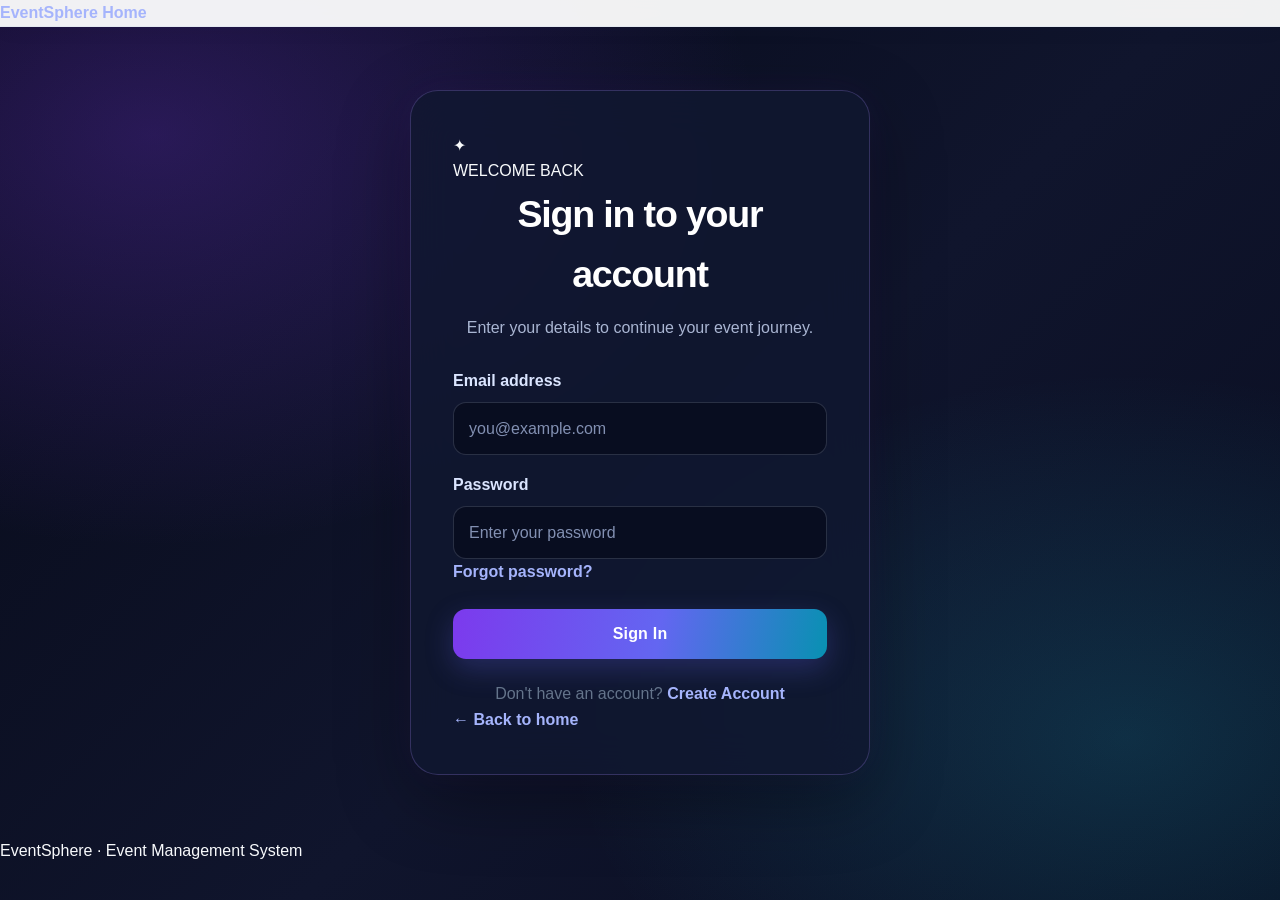
<file: src/main/resources/static/pages/user-dashboard.html>
<!DOCTYPE html>
<html lang="en">
<head>
    <meta charset="UTF-8">
    <meta name="viewport" content="width=device-width, initial-scale=1.0">
    <title>User Dashboard | EventSphere</title>
    <link rel="stylesheet" href="../css/user-dashboard.css">
    <script src="../js/user-dashboard.js" defer></script>
</head>
<body>
<aside class="sidebar">
    <a class="brand" href="../index.html">
        <span class="brand-icon">✦</span>
        EventSphere
    </a>

    <p class="nav-label">WORKSPACE</p>
    <nav>
        <a class="nav-link active" href="#dashboard">▦ &nbsp; Dashboard</a>
        <a class="nav-link" href="#events">✧ &nbsp; Explore Events</a>
        <a class="nav-link" href="#registrations">▤ &nbsp; My Registrations</a>
    </nav>

    <div class="sidebar-bottom">
        <div class="help-card">
            <span>✦</span>
            <strong>Make memories.</strong>
            <p>Find your next great experience.</p>
        </div>
        <button id="logoutButton" class="logout-button">↪ &nbsp; Logout</button>
    </div>
</aside>

<main class="main-content" id="dashboard">
    <header class="topbar">
        <div>
            <span class="eyebrow">YOUR PERSONAL SPACE</span>
            <h1>Dashboard</h1>
        </div>
        <div class="profile">
            <div class="avatar" id="userAvatar">U</div>
            <div>
                <strong id="headerUserName">User</strong>
                <small>Event Explorer</small>
            </div>
        </div>
    </header>

    <section class="welcome-banner">
        <div class="welcome-copy">
            <span class="welcome-tag">YOUR NEXT EXPERIENCE STARTS HERE</span>
            <h2>Welcome back,<br><span id="welcomeName">Explorer</span> ✨</h2>
            <p>Discover exciting events, meet people, and make every moment count.</p>
            <a href="#events" class="primary-button">Explore Events <span>→</span></a>
        </div>
        <div class="welcome-art" aria-hidden="true">
            <div class="orbit orbit-one"></div>
            <div class="orbit orbit-two"></div>
            <div class="art-star">✦</div>
            <div class="art-circle">EVENT<br>YOUR WAY</div>
            <span class="floating-star star-one">✧</span>
            <span class="floating-star star-two">✦</span>
        </div>
    </section>

    <section class="stats-grid">
        <article class="stat-card">
            <div class="stat-icon purple">✧</div>
            <div><p>Available Events</p><h3 id="availableCount">—</h3></div>
        </article>
        <article class="stat-card">
            <div class="stat-icon cyan">▤</div>
            <div><p>My Registrations</p><h3 id="registrationCount">—</h3></div>
        </article>
        <article class="stat-card">
            <div class="stat-icon pink">♡</div>
            <div><p>Discover More</p><h3>Today</h3></div>
        </article>
    </section>

    <section class="content-section" id="events">
        <div class="section-heading">
            <div>
                <span class="eyebrow">FIND YOUR NEXT EXPERIENCE</span>
                <h2>Explore Events</h2>
            </div>
            <a href="#events" class="text-link">Discover all ↓</a>
        </div>

        <div class="search-row">
            <input type="search" id="eventSearch"
                   placeholder="Search events by name or location..."
                   aria-label="Search events">
            <select id="categoryFilter" aria-label="Filter events by category">
                <option value="all">All Categories</option>
            </select>
        </div>

        <p class="status-message" id="eventsMessage" aria-live="polite">
            Loading events...
        </p>
        <div class="event-grid" id="eventGrid"></div>
    </section>

    <section class="content-section registrations-section" id="registrations">
        <div class="section-heading">
            <div>
                <span class="eyebrow">YOUR EVENT JOURNEY</span>
                <h2>My Registrations</h2>
            </div>
        </div>
        <p class="status-message" id="registrationsMessage" aria-live="polite">
            Loading registrations...
        </p>
        <div class="registration-list" id="registrationList"></div>
    </section>

    <footer>
        <span>✦ EventSphere</span>
        <span>Discover. Connect. Experience.</span>
    </footer>
</main>
</body>
</html>
</file>
<file: src/main/resources/static/css/admin-dashboard.css>
@import url('https://fonts.googleapis.com/css2?family=Inter:wght@400;500;600;700;800&display=swap');

:root {
    --bg: #0b1020;
    --panel: #121a30;
    --panel-light: #18223b;
    --text: #f5f7ff;
    --muted: #9ba8c5;
    --purple: #9b7bff;
    --cyan: #67e8f9;
    --pink: #ff8eb5;
    --border: rgba(255,255,255,.09);
}

* {
    box-sizing: border-box;
}

html {
    scroll-behavior: smooth;
    scroll-padding-top: 25px;
}

body {
    margin: 0;
    min-height: 100vh;
    background: var(--bg);
    color: var(--text);
    font-family: Inter, "Segoe UI", sans-serif;
}

button, input, select {
    font: inherit;
}

button {
    cursor: pointer;
}

a {
    color: inherit;
    text-decoration: none;
}


/* Sidebar */

.sidebar {
    width: 245px;
    position: fixed;
    inset: 0 auto 0 0;
    display: flex;
    flex-direction: column;
    padding: 28px 19px;
    background: #0e1528;
    border-right: 1px solid var(--border);
    z-index: 5;
}

.brand {
    display: flex;
    align-items: center;
    gap: 11px;
    font-size: 21px;
    font-weight: 800;
    letter-spacing: -.7px;
    margin: 3px 0 48px;
}

.brand-icon {
    display: grid;
    place-items: center;
    width: 38px;
    height: 38px;
    border-radius: 12px;
    color: white;
    background: linear-gradient(135deg, #8b5cf6, #4f46e5);
}

.nav-label,
.eyebrow {
    color: #8996b7;
    font-size: 10px;
    font-weight: 800;
    letter-spacing: 1.6px;
}

.nav-label {
    padding-left: 12px;
    margin-bottom: 13px;
}

.sidebar nav {
    display: grid;
    gap: 8px;
}

.nav-link {
    width: 100%;
    padding: 14px 12px;
    border: 0;
    border-radius: 11px;
    color: #aab5cf;
    background: transparent;
    text-align: left;
    font-size: 13px;
    transition: .2s;
}

.nav-link:hover,
.nav-link.active {
    color: white;
    background: linear-gradient(
            100deg,
            rgba(139,92,246,.22),
            rgba(99,102,241,.08)
    );
}

.nav-link.active {
    box-shadow: inset 3px 0 #a78bfa;
}

.sidebar-bottom {
    margin-top: auto;
}

.help-card {
    padding: 17px;
    border: 1px solid var(--border);
    border-radius: 15px;
    background: linear-gradient(145deg, #1b2441, #131a30);
}

.help-card > span {
    color: var(--cyan);
    font-size: 21px;
}

.help-card strong {
    display: block;
    margin-top: 10px;
    font-size: 13px;
}

.help-card p {
    color: var(--muted);
    font-size: 11px;
    line-height: 1.7;
}

.logout-button {
    width: 100%;
    margin-top: 18px;
    padding: 12px;
    color: #ffb4c1;
    border: 1px solid var(--border);
    border-radius: 10px;
    background: transparent;
    cursor: pointer;
}

.logout-button:hover {
    background: rgba(244,63,94,.1);
}


/* Main content */

.main-content {
    max-width: 1600px;
    min-width: 0;
    margin-left: 245px;
    padding: 32px clamp(20px, 4vw, 56px);
}

.topbar,
.profile,
.section-heading {
    display: flex;
    align-items: center;
    justify-content: space-between;
    gap: 16px;
}

.topbar {
    margin-bottom: 30px;
}

.topbar h1 {
    margin: 7px 0 0;
    font-size: 27px;
    letter-spacing: -.8px;
}

.profile {
    justify-content: flex-start;
    padding: 8px 12px;
    border: 1px solid var(--border);
    border-radius: 14px;
    background: var(--panel);
}

.profile strong,
.profile small {
    display: block;
}

.profile strong {
    font-size: 12px;
}

.profile small {
    color: var(--muted);
    font-size: 10px;
    margin-top: 5px;
}

.avatar {
    display: grid;
    place-items: center;
    width: 43px;
    height: 43px;
    flex-shrink: 0;
    border-radius: 15px;
    color: white;
    background: linear-gradient(135deg, #8b5cf6, #06b6d4);
    font-weight: 800;
}


/* Welcome banner */

.welcome-banner {
    min-height: 270px;
    display: flex;
    justify-content: space-between;
    align-items: center;
    gap: 20px;
    overflow: hidden;
    position: relative;
    padding: 36px clamp(24px, 4vw, 50px);
    border: 1px solid rgba(167,139,250,.2);
    border-radius: 23px;
    background:
            radial-gradient(
                    ellipse at 85% 20%,
                    rgba(34,211,238,.17),
                    transparent 40%
            ),
            linear-gradient(115deg, #252050, #17203d 68%, #172c45);
}

.welcome-copy {
    position: relative;
    z-index: 2;
    max-width: 520px;
}

.welcome-tag {
    color: #c4b5fd;
    font-size: 10px;
    font-weight: 800;
    letter-spacing: 1.5px;
}

.welcome-copy h2 {
    font-size: clamp(29px, 4vw, 43px);
    line-height: 1.15;
    letter-spacing: -1.5px;
    margin: 17px 0 12px;
}

.welcome-copy h2 span {
    color: #a5f3fc;
    overflow-wrap: anywhere;
}

.welcome-copy p {
    color: #c0c9e0;
    font-size: 13px;
    line-height: 1.8;
    max-width: 410px;
}

.primary-button,
.secondary-button {
    display: inline-flex;
    align-items: center;
    justify-content: center;
    gap: 12px;
    padding: 12px 17px;
    border-radius: 10px;
    font-size: 12px;
    font-weight: 700;
    transition: .2s;
}

.primary-button {
    margin-top: 14px;
    border: 0;
    color: white;
    background: linear-gradient(100deg, #8b5cf6, #6366f1);
    box-shadow: 0 7px 24px rgba(99,102,241,.24);
}

.primary-button:hover {
    transform: translateY(-3px);
}

.secondary-button {
    color: var(--text);
    background: var(--panel-light);
    border: 1px solid var(--border);
}

.secondary-button:hover {
    border-color: var(--purple);
}

.welcome-art {
    width: 230px;
    height: 220px;
    position: relative;
    flex-shrink: 0;
}

.art-circle {
    position: absolute;
    display: grid;
    place-items: center;
    width: 135px;
    height: 135px;
    top: 43px;
    left: 48px;
    border: 1px solid rgba(255,255,255,.3);
    border-radius: 50%;
    background: linear-gradient(
            135deg,
            rgba(167,139,250,.45),
            rgba(34,211,238,.12)
    );
    box-shadow: 0 0 60px rgba(139,92,246,.2);
    text-align: center;
    font-size: 13px;
    font-weight: 800;
    letter-spacing: 2px;
    line-height: 1.6;
    transform: rotate(-10deg);
}

.orbit {
    position: absolute;
    border: 1px solid rgba(196,181,253,.25);
    border-radius: 50%;
}

.orbit-one {
    width: 200px;
    height: 200px;
    top: 10px;
    left: 15px;
}

.orbit-two {
    width: 165px;
    height: 165px;
    top: 28px;
    left: 32px;
}

.art-star,
.floating-star {
    position: absolute;
    color: #a5f3fc;
}

.art-star {
    top: 13px;
    right: 35px;
    font-size: 31px;
}

.star-one {
    top: 42px;
    left: 12px;
    font-size: 28px;
}

.star-two {
    bottom: 13px;
    right: 28px;
    font-size: 23px;
    color: #c4b5fd;
}


/* Statistics */

.stats-grid {
    display: grid;
    grid-template-columns: repeat(3, minmax(0, 1fr));
    gap: 17px;
    margin: 23px 0 43px;
}

.stat-card {
    display: flex;
    align-items: center;
    gap: 15px;
    padding: 22px;
    background: var(--panel);
    border: 1px solid var(--border);
    border-radius: 17px;
}

.stat-icon {
    display: grid;
    place-items: center;
    width: 45px;
    height: 45px;
    flex-shrink: 0;
    border-radius: 13px;
    font-size: 20px;
}

.purple {
    color: #c4b5fd;
    background: rgba(139,92,246,.16);
}

.cyan {
    color: #67e8f9;
    background: rgba(6,182,212,.13);
}

.pink {
    color: #f9a8d4;
    background: rgba(236,72,153,.13);
}

.stat-card p {
    color: var(--muted);
    font-size: 11px;
    margin: 0 0 8px;
}

.stat-card h3 {
    font-size: 22px;
    margin: 0;
}


/* Sections and panels */

.content-section {
    display: none;
    margin-bottom: 40px;
    scroll-margin-top: 24px;
}

.content-section.active {
    display: block;
}

.overview-info {
    margin-top: 10px;
}

.section-heading {
    margin-bottom: 20px;
}

.section-heading h2 {
    margin: 8px 0 0;
    font-size: 23px;
    letter-spacing: -.7px;
}

.panel {
    padding: 23px;
    background: var(--panel);
    border: 1px solid var(--border);
    border-radius: 17px;
}

.panel-heading {
    display: flex;
    align-items: center;
    justify-content: space-between;
    gap: 15px;
    margin-bottom: 22px;
}

.panel-heading h2 {
    margin: 0 0 7px;
    font-size: 17px;
}

.panel-heading p,
.welcome-content p {
    color: var(--muted);
    font-size: 12px;
    line-height: 1.7;
}

.welcome-content h3 {
    margin-bottom: 10px;
    font-size: 16px;
}

.welcome-content p {
    max-width: 650px;
}


/* Tables */

.table-wrapper {
    width: 100%;
    overflow-x: auto;
    border: 1px solid var(--border);
    border-radius: 12px;
}

table {
    width: 100%;
    min-width: 650px;
    border-collapse: collapse;
}

th,
td {
    padding: 15px 12px;
    border-bottom: 1px solid var(--border);
    text-align: left;
    font-size: 12px;
}

th {
    color: #c4b5fd;
    background: var(--panel-light);
    font-weight: 700;
    white-space: nowrap;
}

td {
    color: #c0c9e0;
}

tbody tr:last-child td {
    border-bottom: 0;
}

tbody tr:hover {
    background: rgba(255,255,255,.025);
}


/* Status and action buttons */

.action-button,
.refresh-button {
    border-radius: 8px;
    padding: 9px 12px;
    cursor: pointer;
    font-size: 11px;
    font-weight: 600;
}

.refresh-button {
    color: #c4b5fd;
    background: rgba(139,92,246,.13);
    border: 1px solid rgba(139,92,246,.2);
}

.refresh-button:hover {
    background: rgba(139,92,246,.23);
}

.action-button.block {
    color: #ffb4c1;
    background: rgba(244,63,94,.12);
    border: 1px solid rgba(244,63,94,.2);
}

.action-button.unblock {
    color: #86efac;
    background: rgba(34,197,94,.12);
    border: 1px solid rgba(34,197,94,.2);
}

.status {
    display: inline-block;
    padding: 6px 9px;
    border-radius: 20px;
    background: var(--panel-light);
    font-size: 10px;
    white-space: nowrap;
}

.status.active {
    color: #86efac;
    background: rgba(34,197,94,.12);
}

.status.blocked,
.status.inactive {
    color: #ffb4c1;
    background: rgba(244,63,94,.12);
}


/* Messages */

.message {
    padding: 12px 15px;
    border-radius: 10px;
    margin-bottom: 20px;
    font-size: 12px;
    line-height: 1.6;
}

.message.success {
    color: #86efac;
    background: rgba(34,197,94,.12);
    border: 1px solid rgba(34,197,94,.2);
}

.message.error {
    color: #ffb4c1;
    background: rgba(244,63,94,.12);
    border: 1px solid rgba(244,63,94,.2);
}

.hidden {
    display: none !important;
}


/* Footer */

footer {
    display: flex;
    justify-content: space-between;
    gap: 12px;
    padding: 22px 0 8px;
    border-top: 1px solid var(--border);
    color: #7f8ba8;
    font-size: 10px;
}

footer span:first-child {
    color: var(--text);
    font-weight: 700;
}


/* Accessibility */

button:focus-visible,
a:focus-visible {
    outline: 2px solid var(--cyan);
    outline-offset: 3px;
}


/* Responsive layout */

@media (max-width: 1100px) {
    .welcome-art {
        transform: scale(.85);
        margin-right: -20px;
    }

    .stats-grid {
        grid-template-columns: repeat(2, minmax(0, 1fr));
    }
}

@media (max-width: 760px) {
    .sidebar {
        position: static;
        width: 100%;
        padding: 15px 18px;
        border-right: 0;
        border-bottom: 1px solid var(--border);
    }

    .brand {
        margin: 0 0 15px;
    }

    .nav-label,
    .help-card {
        display: none;
    }

    .sidebar nav {
        display: flex;
        overflow-x: auto;
        gap: 7px;
    }

    .nav-link {
        width: auto;
        flex: 0 0 auto;
        padding: 11px;
        font-size: 11px;
    }

    .sidebar-bottom {
        margin-top: 12px;
    }

    .logout-button {
        margin-top: 0;
    }

    .main-content {
        margin-left: 0;
        padding: 24px 17px;
    }

    .welcome-banner {
        padding: 28px 22px;
    }

    .welcome-art {
        display: none;
    }

    .stats-grid {
        grid-template-columns: 1fr;
        gap: 10px;
        margin-bottom: 35px;
    }

    .stat-card {
        padding: 16px;
    }

    .panel {
        padding: 17px;
    }
}

@media (max-width: 540px) {
    .topbar {
        align-items: flex-start;
        flex-direction: column;
    }

    .profile {
        width: 100%;
    }

    .topbar h1 {
        font-size: 23px;
    }

    .section-heading {
        align-items: flex-start;
        flex-wrap: wrap;
    }

    .section-heading h2 {
        font-size: 20px;
    }

    .panel-heading {
        align-items: flex-start;
        flex-direction: column;
    }

    footer {
        flex-direction: column;
    }
}

@media (prefers-reduced-motion: reduce) {
    *,
    *::before,
    *::after {
        scroll-behavior: auto !important;
        transition: none !important;
    }
}
.welcome-actions {
    display: flex;
    flex-wrap: wrap;
    gap: 12px;
    margin-top: 24px;
}

.welcome-actions .primary-button {
    margin-top: 0;
}
</file>
<file: src/main/resources/static/css/style.css>
/* =========================================
       EVENT MANAGEMENT SYSTEM - MODERN UI
       ========================================= */

    /* 1. Global styles */
:root {
    --primary: #635bff;
    --primary-dark: #493fe0;
    --secondary: #06b6d4;
    --success: #16a34a;
    --danger: #ef4444;
    --background: #f4f6ff;
    --surface: #ffffff;
    --text: #1e293b;
    --muted: #64748b;
    --border: #e2e8f0;
    --shadow: 0 10px 30px rgba(31, 41, 99, 0.08);
    --radius: 16px;
}

* {
    margin: 0;
    padding: 0;
    box-sizing: border-box;
}

html {
    scroll-behavior: smooth;
}

body {
    font-family: "Segoe UI", Arial, sans-serif;
    background: var(--background);
    color: var(--text);
    line-height: 1.6;
    min-height: 100vh;
}

a {
    color: var(--primary);
    text-decoration: none;
    transition: color 0.2s ease;
}

a:hover {
    color: var(--primary-dark);
}

button,
input,
textarea,
select {
    font: inherit;
}

button {
    cursor: pointer;
}

/* 2. Navigation bar */
header {
    position: sticky;
    top: 0;
    z-index: 1000;
    background: rgba(255, 255, 255, 0.94);
    backdrop-filter: blur(14px);
    border-bottom: 1px solid rgba(226, 232, 240, 0.8);
    box-shadow: 0 4px 20px rgba(15, 23, 42, 0.04);
}

nav {
    width: min(1200px, 92%);
    min-height: 76px;
    margin: auto;
    display: flex;
    justify-content: space-between;
    align-items: center;
    gap: 20px;
}

.logo {
    font-size: 1.35rem;
    font-weight: 800;
    letter-spacing: -0.5px;
    color: var(--primary);
}

.nav-links {
    display: flex;
    align-items: center;
    justify-content: flex-end;
    gap: 10px;
    flex-wrap: wrap;
}

.nav-links a {
    color: var(--text);
    font-weight: 600;
    font-size: 0.95rem;
    padding: 9px 14px;
    border-radius: 10px;
}

.nav-links a:hover {
    background: #eeedff;
    color: var(--primary);
}

#logoutLink {
    color: #dc2626;
}

/* 3. Main container */
.container {
    width: min(1200px, 92%);
    margin: 0 auto;
    padding: 36px 0 60px;
}

/* 4. Hero section */
.hero {
    position: relative;
    overflow: hidden;
    padding: 64px 35px;
    margin-bottom: 42px;
    text-align: center;
    color: #ffffff;
    border-radius: 26px;
    background: linear-gradient(
            135deg,
            #635bff 0%,
            #7c3aed 50%,
            #06b6d4 100%
    );
    box-shadow: 0 18px 40px rgba(99, 91, 255, 0.22);
}

.hero::before,
.hero::after {
    content: "";
    position: absolute;
    width: 220px;
    height: 220px;
    border-radius: 50%;
    background: rgba(255, 255, 255, 0.09);
    pointer-events: none;
}

.hero::before {
    top: -100px;
    left: -60px;
}

.hero::after {
    right: -60px;
    bottom: -140px;
}

.hero h1 {
    position: relative;
    z-index: 1;
    font-size: clamp(2rem, 5vw, 3.2rem);
    line-height: 1.2;
    margin-bottom: 15px;
    letter-spacing: -1px;
}

.hero p {
    position: relative;
    z-index: 1;
    max-width: 650px;
    margin: 0 auto;
    font-size: 1.08rem;
    color: rgba(255, 255, 255, 0.92);
}

/* 5. Section headings */
.events-section h2,
main h2 {
    font-size: clamp(1.5rem, 3vw, 2rem);
    margin-bottom: 24px;
    letter-spacing: -0.5px;
}

.events-section h2::after {
    content: "";
    display: block;
    width: 55px;
    height: 4px;
    margin-top: 10px;
    border-radius: 10px;
    background: linear-gradient(
            90deg,
            var(--primary),
            var(--secondary)
    );
}

/* 6. Event cards layout */
.events-container {
    display: grid;
    grid-template-columns: repeat(
        auto-fit,
        minmax(min(100%, 280px), 1fr)
    );
    gap: 24px;
    align-items: stretch;
}

/* Supports either .event-card or generic cards */
.event-card,
.card {
    min-width: 0;
    padding: 26px;
    background: var(--surface);
    border: 1px solid rgba(226, 232, 240, 0.9);
    border-radius: var(--radius);
    box-shadow: var(--shadow);
    transition:
            transform 0.25s ease,
            box-shadow 0.25s ease,
            border-color 0.25s ease;
    animation: fadeInUp 0.45s ease both;
}

.event-card:hover,
.card:hover {
    transform: translateY(-6px);
    border-color: #c7c4ff;
    box-shadow: 0 18px 40px rgba(31, 41, 99, 0.13);
}

.event-card h3,
.card h3 {
    color: #27245f;
    font-size: 1.25rem;
    line-height: 1.4;
    margin-bottom: 14px;
    overflow-wrap: anywhere;
}

.event-card p,
.card p {
    margin-bottom: 12px;
    color: var(--muted);
    overflow-wrap: anywhere;
}

.event-card p:last-of-type,
.card p:last-of-type {
    margin-bottom: 20px;
}

/* 7. Buttons */
button,
.btn,
.register-button {
    display: inline-flex;
    justify-content: center;
    align-items: center;
    gap: 8px;
    min-height: 44px;
    padding: 11px 20px;
    border: none;
    border-radius: 11px;
    background: linear-gradient(
            135deg,
            var(--primary),
            #8177ff
    );
    color: #ffffff;
    font-weight: 700;
    text-align: center;
    box-shadow: 0 5px 14px rgba(99, 91, 255, 0.18);
    transition:
            transform 0.2s ease,
            box-shadow 0.2s ease,
            background 0.2s ease,
            opacity 0.2s ease;
}

button:hover:not(:disabled),
.btn:hover,
.register-button:hover:not(:disabled) {
    transform: translateY(-2px);
    box-shadow: 0 9px 20px rgba(99, 91, 255, 0.25);
}

button:active:not(:disabled),
.register-button:active:not(:disabled) {
    transform: translateY(0);
}

button:disabled,
.register-button:disabled {
    cursor: not-allowed;
    transform: none;
    box-shadow: none;
    opacity: 1;
}

/* Registered event button */
.register-button:disabled {
    background: #dcfce7;
    color: #166534;
    border: 1px solid #bbf7d0;
}

/* 8. Forms: login, registration and other pages */
form {
    width: 100%;
}

.form-container,
.login-container,
.auth-container {
    width: min(460px, 100%);
    margin: 35px auto;
    padding: 34px;
    background: var(--surface);
    border: 1px solid var(--border);
    border-radius: 22px;
    box-shadow: var(--shadow);
}

form label {
    display: block;
    margin: 16px 0 7px;
    color: #334155;
    font-weight: 650;
}

input,
textarea,
select {
    display: block;
    width: 100%;
    padding: 13px 15px;
    border: 1px solid #cbd5e1;
    border-radius: 11px;
    background: #ffffff;
    color: var(--text);
    outline: none;
    transition:
            border-color 0.2s ease,
            box-shadow 0.2s ease;
}

input::placeholder,
textarea::placeholder {
    color: #94a3b8;
}

input:focus,
textarea:focus,
select:focus {
    border-color: var(--primary);
    box-shadow: 0 0 0 4px rgba(99, 91, 255, 0.12);
}

textarea {
    min-height: 120px;
    resize: vertical;
}

form button {
    width: 100%;
    margin-top: 22px;
}

/* 9. My Registrations and data tables */
table {
    width: 100%;
    border-collapse: collapse;
    background: var(--surface);
    border-radius: 14px;
    overflow: hidden;
    box-shadow: var(--shadow);
}

thead {
    background: #eeedff;
}

th,
td {
    padding: 15px 18px;
    text-align: left;
    border-bottom: 1px solid var(--border);
}

th {
    color: #39318f;
    font-weight: 750;
}

tbody tr {
    transition: background 0.2s ease;
}

tbody tr:hover {
    background: #f8f8ff;
}

tbody tr:last-child td {
    border-bottom: none;
}

/* Registration status labels */
.status,
.registration-status {
    display: inline-block;
    padding: 5px 11px;
    border-radius: 999px;
    background: #dcfce7;
    color: #166534;
    font-size: 0.85rem;
    font-weight: 750;
}

/* 10. Message and alert styles */
#eventMessage,
.message,
.alert {
    margin: 14px 0;
    padding: 12px 16px;
    border-radius: 10px;
    overflow-wrap: anywhere;
}

#eventMessage:empty {
    display: none;
}

.message,
.alert {
    background: #eeedff;
    color: #4338ca;
    border: 1px solid #d9d6ff;
}

.success {
    background: #dcfce7;
    color: #166534;
    border: 1px solid #bbf7d0;
}

.error {
    background: #fee2e2;
    color: #991b1b;
    border: 1px solid #fecaca;
}

/* 11. Keyboard accessibility */
a:focus-visible,
button:focus-visible,
input:focus-visible,
textarea:focus-visible,
select:focus-visible {
    outline: 3px solid #06b6d4;
    outline-offset: 3px;
}

/* 12. Animations */
@keyframes fadeInUp {
    from {
        opacity: 0;
        transform: translateY(14px);
    }

    to {
        opacity: 1;
        transform: translateY(0);
    }
}

/* 13. Tablet layout */
@media (max-width: 768px) {
    nav {
        padding: 14px 0;
        flex-direction: column;
        align-items: flex-start;
    }

    .nav-links {
        width: 100%;
        justify-content: flex-start;
        gap: 5px;
    }

    .nav-links a {
        padding: 8px 10px;
        font-size: 0.9rem;
    }

    .container {
        padding-top: 24px;
    }

    .hero {
        padding: 48px 22px;
        border-radius: 20px;
        margin-bottom: 32px;
    }

    .events-container {
        grid-template-columns: repeat(
            auto-fit,
            minmax(min(100%, 250px), 1fr)
        );
        gap: 18px;
    }

    .event-card,
    .card {
        padding: 22px;
    }

    .form-container,
    .login-container,
    .auth-container {
        padding: 26px 22px;
    }

    table {
        display: block;
        overflow-x: auto;
        white-space: nowrap;
    }
}

/* 14. Mobile layout */
@media (max-width: 480px) {
    .logo {
        font-size: 1.2rem;
    }

    .nav-links a {
        font-size: 0.84rem;
        padding: 7px 9px;
    }

    .hero {
        padding: 40px 18px;
    }

    .hero h1 {
        font-size: 2rem;
    }

    .hero p {
        font-size: 0.96rem;
    }

    .events-container {
        grid-template-columns: 1fr;
    }

    .event-card,
    .card {
        padding: 20px;
    }

    .register-button,
    .event-card button {
        width: 100%;
    }

    th,
    td {
        padding: 12px;
    }
}

/* 15. Respect reduced-motion preferences */
@media (prefers-reduced-motion: reduce) {
    *,
    *::before,
    *::after {
        scroll-behavior: auto !important;
        animation-duration: 0.01ms !important;
        animation-iteration-count: 1 !important;
        transition-duration: 0.01ms !important;
    }
}
       /* ===== Create Account Page ===== */

   .form-container {
       max-width: 500px;
       margin: 40px auto;
       padding: 36px;
       background: #ffffff;
       border: 1px solid #e2e8f0;
       border-radius: 22px;
       box-shadow: 0 15px 40px rgba(31, 41, 99, 0.10);
   }

.form-container h1 {
    margin-bottom: 8px;
    color: #27245f;
    font-size: 2rem;
    text-align: center;
}

.form-container > p {
    margin-bottom: 24px;
    color: #64748b;
    text-align: center;
}

.form-container form label {
    display: block;
    margin: 15px 0 7px;
    font-weight: 600;
    color: #334155;
}

.form-container form input {
    width: 100%;
    min-height: 46px;
    padding: 12px 14px;
    border: 1px solid #cbd5e1;
    border-radius: 10px;
    background: #ffffff;
    color: #1e293b;
    outline: none;
    transition: border-color 0.2s, box-shadow 0.2s;
}

.form-container form input:focus {
    border-color: #635bff;
    box-shadow: 0 0 0 4px rgba(99, 91, 255, 0.12);
}

.form-container form button {
    width: 100%;
    margin-top: 24px;
}

.form-container form button:disabled {
    cursor: wait;
    opacity: 0.7;
}

.register-login-link {
    margin-top: 22px;
    text-align: center;
    color: #64748b;
}

.register-login-link a {
    color: #635bff;
    font-weight: 700;
}

#registerMessage {
    padding: 12px 14px;
    margin-bottom: 16px;
    border-radius: 10px;
    overflow-wrap: anywhere;
}

#registerMessage[hidden] {
    display: none;
}

#registerMessage.success {
    background: #dcfce7;
    color: #166534;
    border: 1px solid #bbf7d0;
}

#registerMessage.error {
    background: #fee2e2;
    color: #991b1b;
    border: 1px solid #fecaca;
}

@media (max-width: 520px) {
    .form-container {
        margin: 20px auto;
        padding: 24px 18px;
    }

    .form-container h1 {
        font-size: 1.7rem;
    }
}

/* ================================
   EventSphere - Role Selection
================================ */

body:has(.role-card) {
    min-height: 100vh;
    margin: 0;
    font-family: "Poppins", "Segoe UI", sans-serif;
    color: #f8fafc;
    background:
            radial-gradient(ellipse at 15% 15%, rgba(124, 58, 237, 0.25), transparent 42%),
            radial-gradient(ellipse at 85% 80%, rgba(14, 165, 233, 0.20), transparent 40%),
            linear-gradient(135deg, #080d20, #111936 55%, #101027);
    overflow-x: hidden;
}

/* Main page layout */
body:has(.role-card) .container {
    width: min(1100px, 90%);
    margin: 0 auto;
    padding: 55px 0;
    text-align: center;
}

/* Main heading */
body:has(.role-card) h1 {
    margin: 0 0 12px;
    font-size: clamp(2.2rem, 5vw, 3.8rem);
    font-weight: 800;
    letter-spacing: -1.5px;
    background: linear-gradient(90deg, #ffffff, #c4b5fd, #67e8f9);
    background-clip: text;
    -webkit-background-clip: text;
    color: transparent;
}

body:has(.role-card) .subtitle {
    max-width: 600px;
    margin: 0 auto 38px;
    color: #b7c2dd;
    font-size: 1rem;
    line-height: 1.8;
}

/* Role cards */
body:has(.role-card) .role-card {
    position: relative;
    padding: 30px 22px;
    border: 1px solid rgba(255, 255, 255, 0.12);
    border-radius: 22px;
    background: rgba(255, 255, 255, 0.055);
    backdrop-filter: blur(16px);
    -webkit-backdrop-filter: blur(16px);
    box-shadow: 0 12px 35px rgba(0, 0, 0, 0.18);
    cursor: pointer;
    transition:
            transform 0.3s ease,
            border-color 0.3s ease,
            background 0.3s ease,
            box-shadow 0.3s ease;
}

body:has(.role-card) .role-card:hover {
    transform: translateY(-8px);
    border-color: rgba(167, 139, 250, 0.8);
    background: rgba(139, 92, 246, 0.12);
    box-shadow: 0 18px 45px rgba(99, 102, 241, 0.18);
}

/* Selected role */
body:has(.role-card) .role-card.selected {
    border: 2px solid #a78bfa;
    background: linear-gradient(
            145deg,
            rgba(124, 58, 237, 0.23),
            rgba(14, 165, 233, 0.10)
    );
    box-shadow:
            0 0 0 4px rgba(167, 139, 250, 0.08),
            0 15px 40px rgba(124, 58, 237, 0.2);
    transform: translateY(-4px);
}

/* Card headings and descriptions */
body:has(.role-card) .role-card h2 {
    margin: 12px 0;
    color: #ffffff;
    font-size: 1.35rem;
}

body:has(.role-card) .role-card p {
    color: #b9c4dc;
    line-height: 1.7;
    font-size: 0.92rem;
}

/* Optional icons inside cards */
body:has(.role-card) .role-icon {
    display: grid;
    place-items: center;
    width: 64px;
    height: 64px;
    margin: 0 auto 18px;
    border: 1px solid rgba(255, 255, 255, 0.13);
    border-radius: 20px;
    background: linear-gradient(
            135deg,
            rgba(139, 92, 246, 0.25),
            rgba(34, 211, 238, 0.13)
    );
    font-size: 1.8rem;
}

/* Action buttons */
body:has(.role-card) #loginButton,
body:has(.role-card) #registerButton {
    min-width: 150px;
    margin: 25px 8px 0;
    padding: 14px 26px;
    border: 1px solid transparent;
    border-radius: 12px;
    font: inherit;
    font-weight: 700;
    color: #ffffff;
    cursor: pointer;
    transition: transform 0.2s ease, box-shadow 0.2s ease;
}

body:has(.role-card) #loginButton {
    background: linear-gradient(100deg, #7c3aed, #6366f1);
    box-shadow: 0 8px 24px rgba(99, 102, 241, 0.25);
}

body:has(.role-card) #registerButton {
    border-color: rgba(196, 181, 253, 0.5);
    background: rgba(255, 255, 255, 0.07);
}

body:has(.role-card) #loginButton:hover,
body:has(.role-card) #registerButton:hover {
    transform: translateY(-3px);
    box-shadow: 0 12px 28px rgba(99, 102, 241, 0.3);
}

body:has(.role-card) #loginButton:focus-visible,
body:has(.role-card) #registerButton:focus-visible,
body:has(.role-card) .role-card:focus-visible {
    outline: 3px solid #67e8f9;
    outline-offset: 4px;
}

/* Message below the buttons */
body:has(.role-card) #roleMessage {
    min-height: 24px;
    margin-top: 22px;
    color: #c4b5fd;
}

/* Mobile layout */
@media (max-width: 650px) {
    body:has(.role-card) .container {
        width: 92%;
        padding: 35px 0;
    }

    body:has(.role-card) .role-card {
        padding: 24px 18px;
    }

    body:has(.role-card) #loginButton,
    body:has(.role-card) #registerButton {
        width: min(100%, 300px);
        margin: 10px auto 0;
    }
}

@media (prefers-reduced-motion: reduce) {
    body:has(.role-card) *,
    body:has(.role-card) *::before,
    body:has(.role-card) *::after {
        transition: none !important;
        animation: none !important;
    }
}
</file>
<file: src/main/resources/static/css/eventsphere-forgot-password.css>
.forgot-password-page {
       min-height: 100vh;
       background:
               radial-gradient(circle at top left, #32105f 0%, transparent 40%),
               radial-gradient(circle at bottom right, #063b50 0%, transparent 40%),
               #080817;
       color: #ffffff;
   }

.forgot-password-page .container {
    display: flex;
    justify-content: center;
    align-items: center;
    min-height: calc(100vh - 100px);
    padding: 40px 20px;
}

.forgot-container {
    width: 100%;
    max-width: 460px;
    padding: 45px 38px;
    text-align: center;

    background: rgba(20, 20, 45, 0.75);
    border: 1px solid rgba(0, 255, 255, 0.25);
    border-radius: 22px;

    backdrop-filter: blur(18px);
    -webkit-backdrop-filter: blur(18px);

    box-shadow:
            0 0 30px rgba(0, 255, 255, 0.08),
            0 0 60px rgba(138, 43, 226, 0.12);
}

.forgot-icon {
    width: 70px;
    height: 70px;
    margin: 0 auto 22px;

    display: flex;
    justify-content: center;
    align-items: center;

    font-size: 32px;
    color: #00ffff;

    background: rgba(0, 255, 255, 0.08);
    border: 1px solid rgba(0, 255, 255, 0.35);
    border-radius: 20px;

    box-shadow: 0 0 25px rgba(0, 255, 255, 0.12);
}

.forgot-container h1 {
    font-size: 30px;
    margin-bottom: 15px;
    color: #ffffff;
}

.forgot-container .subtitle {
    font-size: 14px;
    line-height: 1.7;
    color: #b9b9d4;
    margin-bottom: 30px;
}

.forgot-container form {
    text-align: left;
}

.forgot-container label {
    display: block;
    margin-bottom: 9px;
    font-size: 14px;
    font-weight: 600;
    color: #ddddf5;
}

.forgot-container input {
    width: 100%;
    padding: 15px 16px;
    margin-bottom: 22px;

    background: rgba(255, 255, 255, 0.04);
    border: 1px solid rgba(160, 160, 210, 0.25);
    border-radius: 12px;

    color: #ffffff;
    font-size: 14px;

    outline: none;
    transition: 0.3s ease;
}

.forgot-container input::placeholder {
    color: #777792;
}

.forgot-container input:focus {
    border-color: #00ffff;
    box-shadow: 0 0 15px rgba(0, 255, 255, 0.12);
}

.forgot-container button {
    width: 100%;
    padding: 15px;

    background: linear-gradient(135deg, #7b2ff7, #00c6ff);
    border: none;
    border-radius: 12px;

    color: #ffffff;
    font-size: 15px;
    font-weight: 700;

    cursor: pointer;
    transition: 0.3s ease;
}

.forgot-container button span {
    margin-left: 8px;
    font-size: 18px;
}

.forgot-container button:hover {
    transform: translateY(-2px);
    box-shadow: 0 0 25px rgba(0, 198, 255, 0.3);
}

.forgot-container button:disabled {
    opacity: 0.6;
    cursor: not-allowed;
    transform: none;
}

.back-login {
    margin-top: 25px;
    font-size: 14px;
    color: #b9b9d4;
}

.back-login a {
    color: #00ffff;
    text-decoration: none;
    font-weight: 600;
}

.back-login a:hover {
    text-decoration: underline;
}

.forgot-footer {
    margin-top: 35px;
    font-size: 12px;
    color: #777792;
    letter-spacing: 0.5px;
}

.forgot-container .message {
    margin-bottom: 20px;
    padding: 12px;
    border-radius: 10px;
    font-size: 14px;
}

.forgot-container .message.success {
    color: #7dffcb;
    background: rgba(0, 255, 170, 0.08);
    border: 1px solid rgba(0, 255, 170, 0.25);
}

.forgot-container .message.error {
    color: #ff8b9c;
    background: rgba(255, 60, 90, 0.08);
    border: 1px solid rgba(255, 60, 90, 0.25);
}

@media (max-width: 480px) {
    .forgot-container {
        padding: 35px 24px;
    }

    .forgot-container h1 {
        font-size: 25px;
    }
}
</file>
<file: src/main/resources/static/css/eventsphere-user-login.css>
/* EventSphere creative user login page. Link AFTER css/style.css. */
:root{--auth-bg:#080b1b;--auth-panel:rgba(17,24,48,.82);--auth-border:rgba(167,139,250,.24);--auth-purple:#8b5cf6;--auth-cyan:#22d3ee;--auth-text:#f8fafc;--auth-muted:#aab6d3}
body:has(.login-container),body:has(.auth-container.login-page),body.user-login-page{min-height:100vh;color:var(--auth-text);background:radial-gradient(ellipse at 12% 15%,rgba(124,58,237,.28),transparent 38%),radial-gradient(ellipse at 88% 82%,rgba(34,211,238,.16),transparent 35%),linear-gradient(135deg,#070a18,#10152d 55%,#090d20);overflow-x:hidden}
body:has(.login-container) .login-container,body:has(.auth-container.login-page) .auth-container,body.user-login-page .login-container,body.user-login-page .auth-container{width:min(460px,calc(100% - 32px));margin:clamp(28px,7vh,72px) auto;padding:clamp(26px,5vw,42px);border:1px solid var(--auth-border);border-radius:28px;color:var(--auth-text);background:var(--auth-panel);backdrop-filter:blur(22px);-webkit-backdrop-filter:blur(22px);box-shadow:0 24px 70px rgba(0,0,0,.36),0 0 36px rgba(139,92,246,.08);animation:authPanelEnter .55s ease both}
body:has(.login-container) .login-container h1,body:has(.login-container) .login-container h2,body:has(.auth-container.login-page) .auth-container h1,body.user-login-page h1{margin-bottom:10px;color:#fff;text-align:center;font-size:clamp(1.8rem,5vw,2.35rem);font-weight:800;letter-spacing:-1.2px}
body:has(.login-container) .login-container>p,body:has(.auth-container.login-page) .auth-container>p,body.user-login-page .subtitle{margin:0 0 26px;color:var(--auth-muted);text-align:center;line-height:1.75}
body:has(.login-container) .login-container form label,body:has(.auth-container.login-page) .auth-container form label,body.user-login-page form label{margin:17px 0 8px;color:#dbe5ff;font-weight:650}
body:has(.login-container) .login-container input,body:has(.auth-container.login-page) .auth-container input,body.user-login-page input{min-height:50px;padding:13px 15px;color:#f8fafc;background:rgba(7,11,28,.72);border:1px solid rgba(148,163,184,.24);border-radius:13px}
body:has(.login-container) .login-container input::placeholder,body:has(.auth-container.login-page) .auth-container input::placeholder,body.user-login-page input::placeholder{color:#8290b2}
body:has(.login-container) .login-container input:focus,body:has(.auth-container.login-page) .auth-container input:focus,body.user-login-page input:focus{border-color:var(--auth-cyan);box-shadow:0 0 0 4px rgba(34,211,238,.12),0 0 18px rgba(34,211,238,.08)}
body:has(.login-container) .login-container form button,body:has(.auth-container.login-page) .auth-container form button,body.user-login-page form button{width:100%;min-height:50px;margin-top:24px;border:0;border-radius:13px;color:#fff;background:linear-gradient(100deg,#7c3aed,#6366f1 55%,#0891b2);box-shadow:0 10px 28px rgba(99,102,241,.26);font-weight:750;letter-spacing:.2px}
body:has(.login-container) .login-container form button:hover:not(:disabled),body:has(.auth-container.login-page) .auth-container form button:hover:not(:disabled),body.user-login-page form button:hover:not(:disabled){transform:translateY(-2px);box-shadow:0 14px 32px rgba(99,102,241,.36)}
body:has(.login-container) .login-container a,body:has(.auth-container.login-page) .auth-container a,body.user-login-page a{color:#a5b4fc;font-weight:650}body:has(.login-container) .login-container a:hover,body:has(.auth-container.login-page) .auth-container a:hover,body.user-login-page a:hover{color:var(--auth-cyan)}
body:has(.login-container) #loginMessage,body:has(.auth-container.login-page) #loginMessage,body.user-login-page #loginMessage{border-radius:12px;overflow-wrap:anywhere}
@keyframes authPanelEnter{from{opacity:0;transform:translateY(18px)}to{opacity:1;transform:translateY(0)}}
@media(max-width:520px){body:has(.login-container) .login-container,body:has(.auth-container.login-page) .auth-container,body.user-login-page .login-container,body.user-login-page .auth-container{margin:24px auto;border-radius:22px}}
@media(prefers-reduced-motion:reduce){body:has(.login-container) *,body:has(.auth-container.login-page) *,body.user-login-page *{animation:none!important;transition:none!important}}
</file>
<file: src/main/resources/static/css/eventsphere-user-register.css>
/* EventSphere creative user registration page. Link AFTER css/style.css. */
:root{--reg-panel:rgba(17,24,48,.82);--reg-border:rgba(34,211,238,.22);--reg-cyan:#22d3ee;--reg-text:#f8fafc;--reg-muted:#aab6d3}
body:has(.user-register-page),body:has(.auth-container.register-page),body.user-register-page{min-height:100vh;color:var(--reg-text);background:radial-gradient(ellipse at 10% 80%,rgba(34,211,238,.18),transparent 38%),radial-gradient(ellipse at 90% 12%,rgba(124,58,237,.28),transparent 40%),linear-gradient(135deg,#070a18,#10152d 55%,#090d20);overflow-x:hidden}
/* Add class="user-register-page" to body, or class="register-page" to auth-container for isolated targeting. */
body:has(.user-register-page) .user-register-page .form-container,body:has(.auth-container.register-page) .auth-container,body.user-register-page .form-container{width:min(520px,calc(100% - 32px));margin:clamp(22px,5vh,56px) auto;padding:clamp(24px,4.5vw,40px);border:1px solid var(--reg-border);border-radius:28px;color:var(--reg-text);background:var(--reg-panel);backdrop-filter:blur(22px);-webkit-backdrop-filter:blur(22px);box-shadow:0 24px 70px rgba(0,0,0,.36),0 0 36px rgba(34,211,238,.07);animation:regPanelEnter .55s ease both}
body:has(.user-register-page) .user-register-page .form-container h1,body:has(.auth-container.register-page) .auth-container h1,body.user-register-page .form-container h1{margin-bottom:9px;color:#fff;text-align:center;font-size:clamp(1.8rem,5vw,2.3rem);font-weight:800;letter-spacing:-1.1px}
body:has(.user-register-page) .user-register-page .form-container>p,body:has(.auth-container.register-page) .auth-container>p,body.user-register-page .form-container>p{margin-bottom:23px;color:var(--reg-muted);text-align:center;line-height:1.75}
body:has(.user-register-page) .user-register-page .form-container form label,body:has(.auth-container.register-page) .auth-container form label,body.user-register-page .form-container form label{margin:15px 0 7px;color:#dbe5ff;font-weight:650}
body:has(.user-register-page) .user-register-page .form-container input,body:has(.auth-container.register-page) .auth-container input,body.user-register-page .form-container input{min-height:48px;padding:12px 14px;color:#f8fafc;background:rgba(7,11,28,.72);border:1px solid rgba(148,163,184,.24);border-radius:13px}
body:has(.user-register-page) .user-register-page .form-container input::placeholder,body:has(.auth-container.register-page) .auth-container input::placeholder,body.user-register-page .form-container input::placeholder{color:#8290b2}
body:has(.user-register-page) .user-register-page .form-container input:focus,body:has(.auth-container.register-page) .auth-container input:focus,body.user-register-page .form-container input:focus{border-color:var(--reg-cyan);box-shadow:0 0 0 4px rgba(34,211,238,.12),0 0 18px rgba(34,211,238,.08)}
body:has(.user-register-page) .user-register-page .form-container form button,body:has(.auth-container.register-page) .auth-container form button,body.user-register-page .form-container form button{width:100%;min-height:50px;margin-top:23px;border:0;border-radius:13px;color:#fff;background:linear-gradient(100deg,#0891b2,#6366f1 55%,#7c3aed);box-shadow:0 10px 28px rgba(99,102,241,.25);font-weight:750;letter-spacing:.2px}
body:has(.user-register-page) .user-register-page .form-container form button:hover:not(:disabled),body:has(.auth-container.register-page) .auth-container form button:hover:not(:disabled),body.user-register-page .form-container form button:hover:not(:disabled){transform:translateY(-2px);box-shadow:0 14px 32px rgba(99,102,241,.34)}
body:has(.user-register-page) .user-register-page .register-login-link,body:has(.auth-container.register-page) .register-login-link,body.user-register-page .register-login-link{margin-top:20px;color:var(--reg-muted);text-align:center}
body:has(.user-register-page) .user-register-page .register-login-link a,body:has(.auth-container.register-page) .register-login-link a,body.user-register-page .register-login-link a{color:#a5b4fc;font-weight:700}body:has(.user-register-page) .user-register-page .register-login-link a:hover,body:has(.auth-container.register-page) .register-login-link a:hover,body.user-register-page .register-login-link a:hover{color:var(--reg-cyan)}
body:has(.user-register-page) #registerMessage,body:has(.auth-container.register-page) #registerMessage,body.user-register-page #registerMessage{border-radius:12px;overflow-wrap:anywhere}
@keyframes regPanelEnter{from{opacity:0;transform:translateY(18px)}to{opacity:1;transform:translateY(0)}}
@media(max-width:520px){body:has(.user-register-page) .user-register-page .form-container,body:has(.auth-container.register-page) .auth-container,body.user-register-page .form-container{margin:20px auto;border-radius:22px}}
@media(prefers-reduced-motion:reduce){body:has(.user-register-page) *,body:has(.auth-container.register-page) *,body.user-register-page *{animation:none!important;transition:none!important}}
</file>
<file: src/main/resources/static/css/user-dashboard.css>
@import url('https://fonts.googleapis.com/css2?family=Inter:wght@400;500;600;700;800&display=swap');

:root {
    --bg: #0b1020;
    --panel: #121a30;
    --panel-light: #18223b;
    --text: #f5f7ff;
    --muted: #9ba8c5;
    --purple: #9b7bff;
    --cyan: #67e8f9;
    --border: rgba(255,255,255,.09);
}

* { box-sizing: border-box; }

html { scroll-behavior: smooth; scroll-padding-top: 25px; }

body {
    margin: 0;
    background: var(--bg);
    color: var(--text);
    font-family: Inter, "Segoe UI", sans-serif;
}

a { color: inherit; text-decoration: none; }
button, input, select { font: inherit; }

.sidebar {
    width: 245px;
    position: fixed;
    inset: 0 auto 0 0;
    display: flex;
    flex-direction: column;
    padding: 28px 19px;
    background: #0e1528;
    border-right: 1px solid var(--border);
    z-index: 5;
}

.brand {
    display: flex;
    align-items: center;
    gap: 11px;
    font-size: 21px;
    font-weight: 800;
    letter-spacing: -.7px;
    margin: 3px 0 48px;
}

.brand-icon {
    display: grid;
    place-items: center;
    width: 38px;
    height: 38px;
    border-radius: 12px;
    color: white;
    background: linear-gradient(135deg, #8b5cf6, #4f46e5);
}

.nav-label, .eyebrow {
    color: #8996b7;
    font-size: 10px;
    font-weight: 800;
    letter-spacing: 1.6px;
}

.nav-label { padding-left: 12px; margin-bottom: 13px; }

.sidebar nav { display: grid; gap: 8px; }

.nav-link {
    padding: 14px 12px;
    border-radius: 11px;
    color: #aab5cf;
    font-size: 13px;
    transition: .2s;
}

.nav-link:hover, .nav-link.active {
    color: white;
    background: linear-gradient(100deg, rgba(139,92,246,.22), rgba(99,102,241,.08));
}

.nav-link.active { box-shadow: inset 3px 0 #a78bfa; }

.sidebar-bottom { margin-top: auto; }

.help-card {
    padding: 17px;
    border: 1px solid var(--border);
    border-radius: 15px;
    background: linear-gradient(145deg, #1b2441, #131a30);
}

.help-card > span { color: var(--cyan); font-size: 21px; }
.help-card strong { display: block; margin-top: 10px; font-size: 13px; }
.help-card p { color: var(--muted); font-size: 11px; line-height: 1.7; }

.logout-button {
    width: 100%;
    margin-top: 18px;
    padding: 12px;
    color: #ffb4c1;
    border: 1px solid var(--border);
    border-radius: 10px;
    background: transparent;
    cursor: pointer;
}
.logout-button:hover { background: rgba(244,63,94,.1); }

.main-content {
    max-width: 1600px;
    margin-left: 245px;
    padding: 32px clamp(20px, 4vw, 56px);
}

.topbar, .profile, .section-heading, .search-row {
    display: flex;
    align-items: center;
    justify-content: space-between;
    gap: 16px;
}

.topbar { margin-bottom: 30px; }
.topbar h1 { margin: 7px 0 0; font-size: 27px; letter-spacing: -.8px; }

.profile { justify-content: flex-start; }
.profile strong, .profile small { display: block; }
.profile strong { font-size: 12px; }
.profile small { color: var(--muted); font-size: 10px; margin-top: 5px; }

.avatar {
    display: grid;
    place-items: center;
    width: 43px;
    height: 43px;
    border-radius: 15px;
    background: linear-gradient(135deg, #8b5cf6, #06b6d4);
    font-weight: 800;
}

.welcome-banner {
    min-height: 270px;
    display: flex;
    justify-content: space-between;
    align-items: center;
    overflow: hidden;
    position: relative;
    padding: 36px clamp(24px, 4vw, 50px);
    border: 1px solid rgba(167,139,250,.2);
    border-radius: 23px;
    background:
            radial-gradient(ellipse at 85% 20%, rgba(34,211,238,.17), transparent 40%),
            linear-gradient(115deg, #252050, #17203d 68%, #172c45);
}

.welcome-copy { position: relative; z-index: 2; max-width: 520px; }
.welcome-tag { color: #c4b5fd; font-size: 10px; font-weight: 800; letter-spacing: 1.5px; }
.welcome-copy h2 { font-size: clamp(29px, 4vw, 43px); line-height: 1.15; letter-spacing: -1.5px; margin: 17px 0 12px; }
.welcome-copy h2 span { color: #a5f3fc; }
.welcome-copy p { color: #c0c9e0; font-size: 13px; line-height: 1.8; max-width: 410px; }

.primary-button {
    display: inline-flex;
    align-items: center;
    gap: 20px;
    margin-top: 14px;
    padding: 13px 18px;
    border-radius: 11px;
    background: linear-gradient(100deg, #8b5cf6, #6366f1);
    box-shadow: 0 7px 24px rgba(99,102,241,.24);
    font-size: 12px;
    font-weight: 700;
    transition: transform .2s;
}
.primary-button:hover { transform: translateY(-3px); }

.welcome-art { width: 230px; height: 220px; position: relative; flex-shrink: 0; }
.art-circle {
    position: absolute;
    display: grid;
    place-items: center;
    width: 135px;
    height: 135px;
    top: 43px;
    left: 48px;
    border: 1px solid rgba(255,255,255,.3);
    border-radius: 50%;
    background: linear-gradient(135deg, rgba(167,139,250,.45), rgba(34,211,238,.12));
    box-shadow: 0 0 60px rgba(139,92,246,.2), inset 0 0 35px rgba(255,255,255,.06);
    text-align: center;
    font-size: 13px;
    font-weight: 800;
    letter-spacing: 2px;
    line-height: 1.6;
    transform: rotate(-10deg);
}
.orbit { position: absolute; border: 1px solid rgba(196,181,253,.25); border-radius: 50%; }
.orbit-one { width: 200px; height: 200px; top: 10px; left: 15px; }
.orbit-two { width: 165px; height: 165px; top: 28px; left: 32px; }
.art-star, .floating-star { position: absolute; color: #a5f3fc; }
.art-star { top: 13px; right: 35px; font-size: 31px; }
.star-one { top: 42px; left: 12px; font-size: 28px; }
.star-two { bottom: 13px; right: 28px; font-size: 23px; color: #c4b5fd; }

.stats-grid {
    display: grid;
    grid-template-columns: repeat(3, minmax(0, 1fr));
    gap: 17px;
    margin: 23px 0 43px;
}

.stat-card {
    display: flex;
    align-items: center;
    gap: 15px;
    padding: 22px;
    background: var(--panel);
    border: 1px solid var(--border);
    border-radius: 17px;
}

.stat-icon {
    display: grid;
    place-items: center;
    width: 45px;
    height: 45px;
    border-radius: 13px;
    font-size: 20px;
}
.purple { color: #c4b5fd; background: rgba(139,92,246,.16); }
.cyan { color: #67e8f9; background: rgba(6,182,212,.13); }
.pink { color: #f9a8d4; background: rgba(236,72,153,.13); }

.stat-card p { color: var(--muted); font-size: 11px; margin: 0 0 8px; }
.stat-card h3 { font-size: 22px; margin: 0; }

.content-section { margin: 0 0 45px; }
.section-heading { margin-bottom: 20px; }
.section-heading h2 { margin: 8px 0 0; font-size: 23px; letter-spacing: -.7px; }
.text-link { color: #c4b5fd; font-size: 12px; }

.search-row { margin-bottom: 18px; }
.search-row input, .search-row select {
    min-width: 0;
    padding: 13px 15px;
    color: var(--text);
    border: 1px solid var(--border);
    border-radius: 11px;
    background: var(--panel);
    outline: none;
}
.search-row input { flex: 1; }
.search-row select { width: 190px; }
.search-row input:focus, .search-row select:focus { border-color: #a78bfa; }
.search-row select option { background: #121a30; }

.event-grid {
    display: grid;
    grid-template-columns: repeat(3, minmax(0, 1fr));
    gap: 18px;
}

.event-card {
    min-width: 0;
    overflow: hidden;
    border: 1px solid var(--border);
    border-radius: 17px;
    background: var(--panel);
    transition: transform .25s, border-color .25s;
}
.event-card:hover { transform: translateY(-5px); border-color: rgba(167,139,250,.5); }

.event-cover {
    min-height: 120px;
    display: flex;
    align-items: center;
    justify-content: center;
    position: relative;
    background:
            radial-gradient(circle at 70% 20%, rgba(255,255,255,.18), transparent 30%),
            linear-gradient(135deg, #5541a5, #1d7890);
    font-size: 42px;
}
.event-card:nth-child(3n + 2) .event-cover { background: linear-gradient(135deg, #934c8e, #4d427f); }
.event-card:nth-child(3n) .event-cover { background: linear-gradient(135deg, #1b7582, #293d79); }

.event-category {
    position: absolute;
    top: 12px;
    left: 12px;
    padding: 6px 9px;
    border: 1px solid rgba(255,255,255,.15);
    border-radius: 7px;
    background: rgba(8,13,32,.55);
    font-size: 9px;
}

.event-body { padding: 17px; }
.event-body h3 { margin: 0 0 10px; font-size: 15px; overflow-wrap: anywhere; }
.event-meta { color: var(--muted); font-size: 11px; line-height: 1.9; }
.event-description { color: #aeb9d2; font-size: 11px; line-height: 1.7; }
.event-footer { display: flex; align-items: center; justify-content: space-between; gap: 8px; margin-top: 15px; }
.event-date { color: #c4b5fd; font-size: 11px; }
.register-button {
    padding: 9px 11px;
    border: 0;
    border-radius: 9px;
    background: #8b5cf6;
    color: white;
    font-size: 10px;
    font-weight: 700;
    cursor: pointer;
}
.register-button:hover { background: #7c3aed; }
.register-button:disabled { opacity: .55; cursor: not-allowed; }

.registration-list { display: grid; gap: 11px; }
.registration-item {
    display: flex;
    justify-content: space-between;
    align-items: center;
    gap: 14px;
    padding: 17px 19px;
    background: var(--panel);
    border: 1px solid var(--border);
    border-radius: 13px;
}
.registration-item h3 { margin: 0 0 7px; font-size: 13px; }
.registration-item p { margin: 0; color: var(--muted); font-size: 11px; line-height: 1.7; }
.registration-status { color: #86efac; font-size: 10px; white-space: nowrap; }

.status-message { color: var(--muted); font-size: 12px; line-height: 1.7; }
.empty-state { grid-column: 1 / -1; padding: 28px; border: 1px dashed var(--border); border-radius: 14px; text-align: center; color: var(--muted); font-size: 13px; }

footer {
    display: flex;
    justify-content: space-between;
    gap: 12px;
    padding: 22px 0 8px;
    border-top: 1px solid var(--border);
    color: #7f8ba8;
    font-size: 10px;
}

button:focus-visible, a:focus-visible {
    outline: 2px solid var(--cyan);
    outline-offset: 3px;
}

@media (max-width: 1100px) {
    .event-grid { grid-template-columns: repeat(2, minmax(0, 1fr)); }
    .welcome-art { transform: scale(.85); margin-right: -20px; }
}

@media (max-width: 760px) {
    .sidebar {
        position: static;
        width: 100%;
        padding: 15px 18px;
        border-right: 0;
        border-bottom: 1px solid var(--border);
    }
    .brand { margin: 0 0 15px; }
    .nav-label, .sidebar-bottom, .help-card { display: none; }
    .sidebar nav { display: flex; overflow-x: auto; }
    .nav-link { flex: 0 0 auto; padding: 11px; font-size: 11px; }
    .main-content { margin-left: 0; padding: 24px 17px; }
    .welcome-banner { padding: 28px 22px; }
    .welcome-art { display: none; }
    .stats-grid { grid-template-columns: 1fr; gap: 10px; margin-bottom: 35px; }
    .stat-card { padding: 16px; }
    .event-grid { grid-template-columns: 1fr; }
}

@media (max-width: 420px) {
    .profile small { display: none; }
    .topbar h1 { font-size: 23px; }
    .search-row { align-items: stretch; flex-direction: column; }
    .search-row select { width: 100%; }
    .section-heading h2 { font-size: 20px; }
    footer { flex-direction: column; }
}

@media (prefers-reduced-motion: reduce) {
    *, *::before, *::after { scroll-behavior: auto !important; transition: none !important; }
}
</file>
